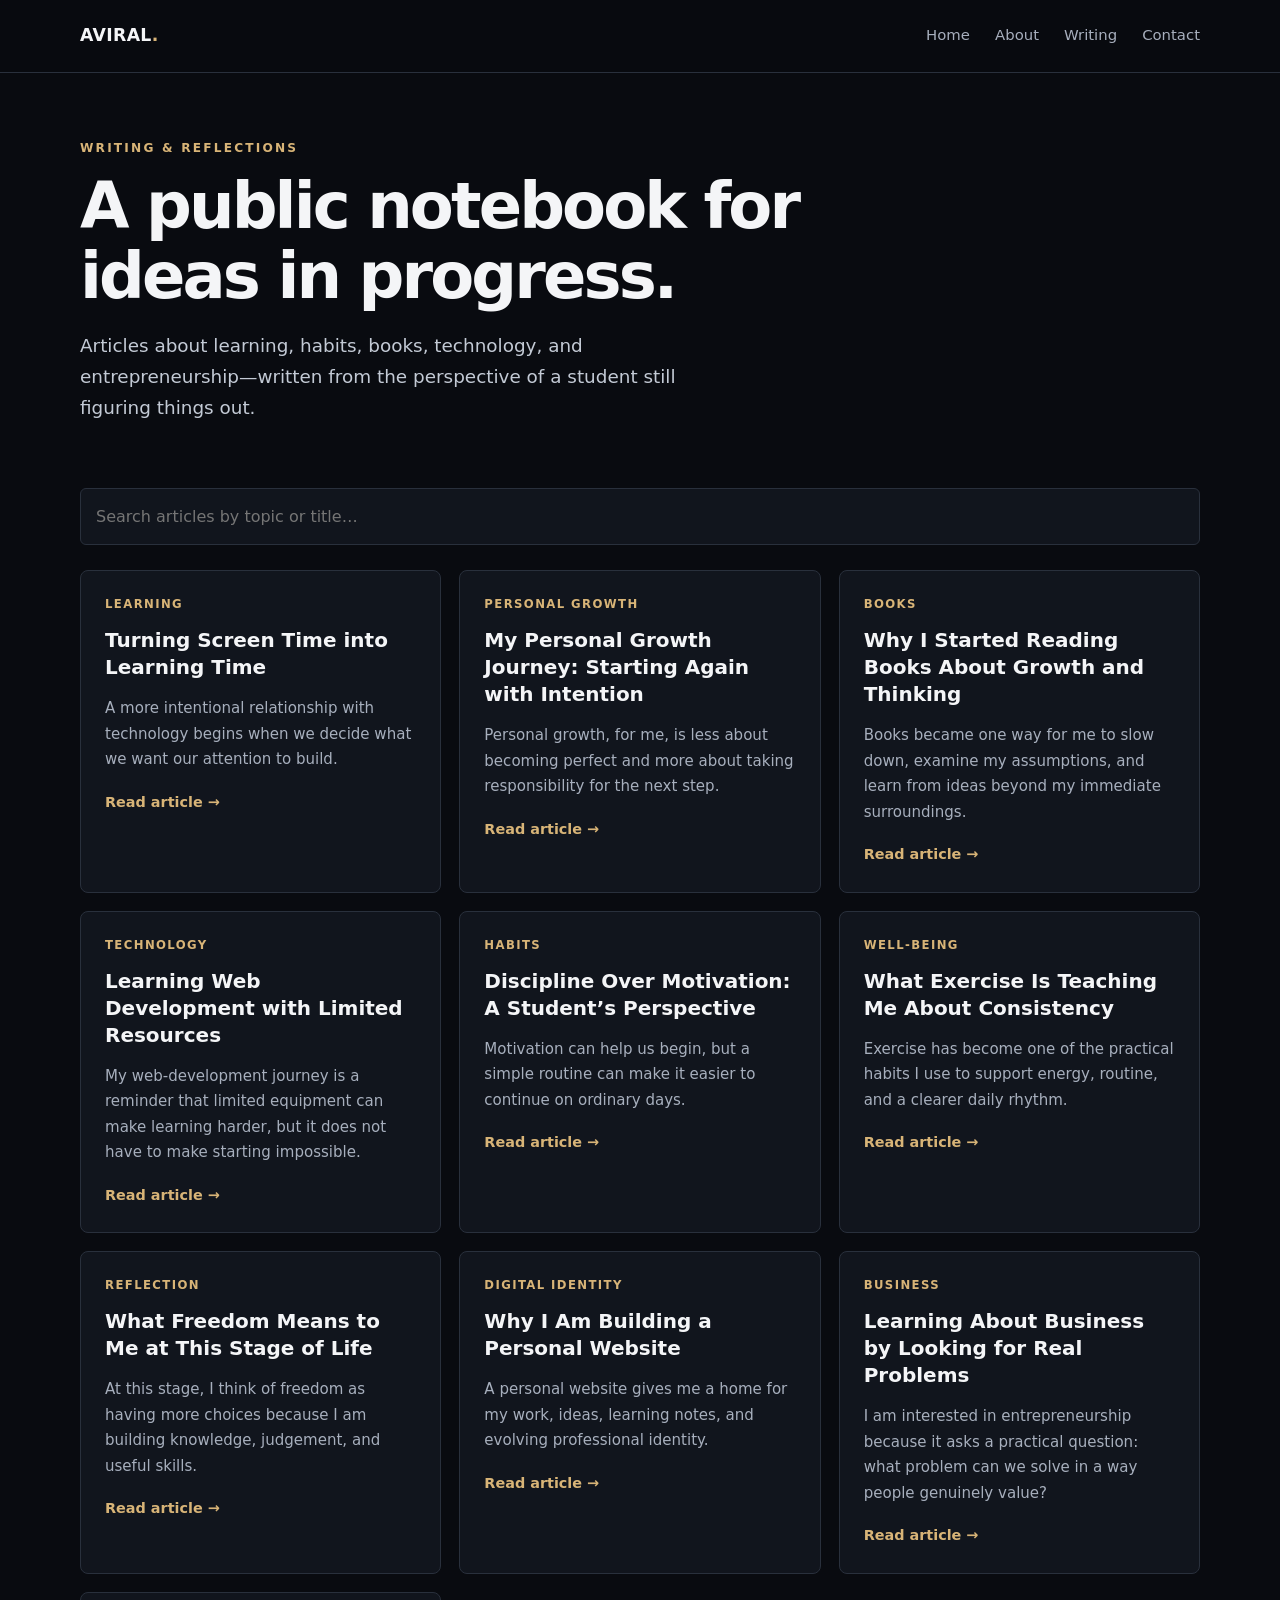
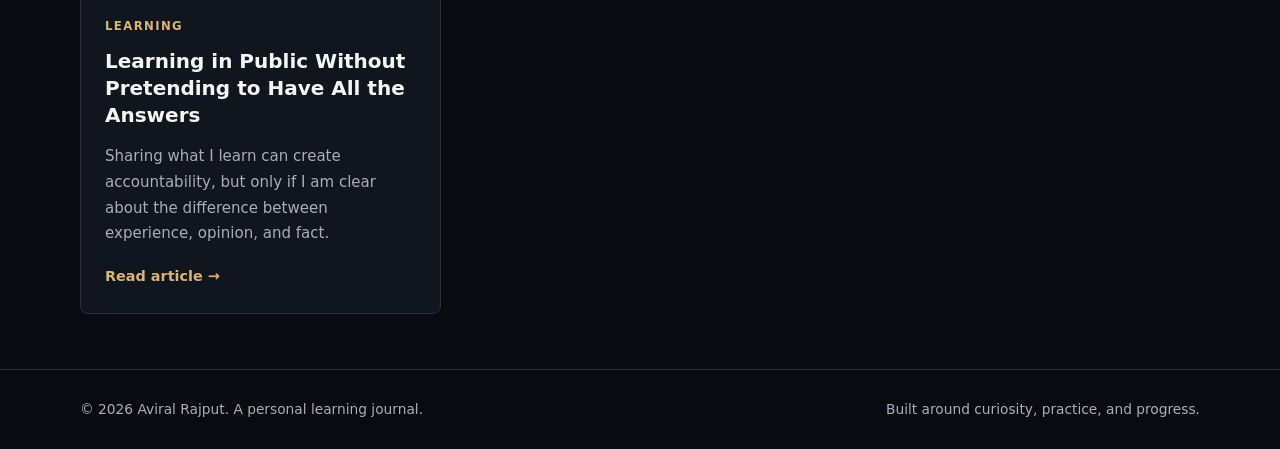
<file: blog.html>
<!doctype html>
<html lang="en"><head><meta charset="utf-8"><meta name="viewport" content="width=device-width,initial-scale=1">
<title>Writing by Aviral Rajput | Personal Growth, Books & Technology</title><meta name="description" content="Read articles by Aviral Rajput about learning, habits, personal growth, books, web development, and entrepreneurship.">
<meta name="theme-color" content="#090b10"><meta property="og:type" content="website"><meta property="og:title" content="Writing by Aviral Rajput | Personal Growth, Books & Technology"><meta property="og:description" content="Read articles by Aviral Rajput about learning, habits, personal growth, books, web development, and entrepreneurship.">
<meta property="og:image" content="assets/aviral-portrait-front.png"><meta name="author" content="Aviral Rajput">
<link rel="stylesheet" href="style.css"></head><body><header class="nav"><div class="wrap navin"><a class="brand" href="index.html">AVIRAL<span>.</span></a><nav class="links" aria-label="Main navigation"><a href="index.html">Home</a><a href="about.html">About</a><a href="blog.html">Writing</a><a href="index.html#contact">Contact</a></nav></div></header><main class="wrap"><header class="pagehead"><div class="eyebrow">Writing & reflections</div><h1>A public notebook for ideas in progress.</h1><p class="lead">Articles about learning, habits, books, technology, and entrepreneurship—written from the perspective of a student still figuring things out.</p></header>
<input class="search" id="articleSearch" type="search" placeholder="Search articles by topic or title…" aria-label="Search articles">
<div class="grid" id="articleGrid"><article class="card" data-search="turning screen time into learning time learning a more intentional relationship with technology begins when we decide what we want our attention to build."><div class="tag">Learning</div><h3><a href="blog/turning-screen-time-into-learning.html">Turning Screen Time into Learning Time</a></h3><p>A more intentional relationship with technology begins when we decide what we want our attention to build.</p><a class="read" href="blog/turning-screen-time-into-learning.html">Read article →</a></article><article class="card" data-search="my personal growth journey: starting again with intention personal growth personal growth, for me, is less about becoming perfect and more about taking responsibility for the next step."><div class="tag">Personal Growth</div><h3><a href="blog/my-personal-growth-journey.html">My Personal Growth Journey: Starting Again with Intention</a></h3><p>Personal growth, for me, is less about becoming perfect and more about taking responsibility for the next step.</p><a class="read" href="blog/my-personal-growth-journey.html">Read article →</a></article><article class="card" data-search="why i started reading books about growth and thinking books books became one way for me to slow down, examine my assumptions, and learn from ideas beyond my immediate surroundings."><div class="tag">Books</div><h3><a href="blog/why-i-started-reading-books.html">Why I Started Reading Books About Growth and Thinking</a></h3><p>Books became one way for me to slow down, examine my assumptions, and learn from ideas beyond my immediate surroundings.</p><a class="read" href="blog/why-i-started-reading-books.html">Read article →</a></article><article class="card" data-search="learning web development with limited resources technology my web-development journey is a reminder that limited equipment can make learning harder, but it does not have to make starting impossible."><div class="tag">Technology</div><h3><a href="blog/learning-web-development-from-a-phone.html">Learning Web Development with Limited Resources</a></h3><p>My web-development journey is a reminder that limited equipment can make learning harder, but it does not have to make starting impossible.</p><a class="read" href="blog/learning-web-development-from-a-phone.html">Read article →</a></article><article class="card" data-search="discipline over motivation: a student’s perspective habits motivation can help us begin, but a simple routine can make it easier to continue on ordinary days."><div class="tag">Habits</div><h3><a href="blog/discipline-over-motivation.html">Discipline Over Motivation: A Student’s Perspective</a></h3><p>Motivation can help us begin, but a simple routine can make it easier to continue on ordinary days.</p><a class="read" href="blog/discipline-over-motivation.html">Read article →</a></article><article class="card" data-search="what exercise is teaching me about consistency well-being exercise has become one of the practical habits i use to support energy, routine, and a clearer daily rhythm."><div class="tag">Well-being</div><h3><a href="blog/exercise-and-mental-clarity.html">What Exercise Is Teaching Me About Consistency</a></h3><p>Exercise has become one of the practical habits I use to support energy, routine, and a clearer daily rhythm.</p><a class="read" href="blog/exercise-and-mental-clarity.html">Read article →</a></article><article class="card" data-search="what freedom means to me at this stage of life reflection at this stage, i think of freedom as having more choices because i am building knowledge, judgement, and useful skills."><div class="tag">Reflection</div><h3><a href="blog/what-freedom-means-to-me.html">What Freedom Means to Me at This Stage of Life</a></h3><p>At this stage, I think of freedom as having more choices because I am building knowledge, judgement, and useful skills.</p><a class="read" href="blog/what-freedom-means-to-me.html">Read article →</a></article><article class="card" data-search="why i am building a personal website digital identity a personal website gives me a home for my work, ideas, learning notes, and evolving professional identity."><div class="tag">Digital Identity</div><h3><a href="blog/why-i-am-building-a-personal-website.html">Why I Am Building a Personal Website</a></h3><p>A personal website gives me a home for my work, ideas, learning notes, and evolving professional identity.</p><a class="read" href="blog/why-i-am-building-a-personal-website.html">Read article →</a></article><article class="card" data-search="learning about business by looking for real problems business i am interested in entrepreneurship because it asks a practical question: what problem can we solve in a way people genuinely value?"><div class="tag">Business</div><h3><a href="blog/learning-about-business-and-value.html">Learning About Business by Looking for Real Problems</a></h3><p>I am interested in entrepreneurship because it asks a practical question: what problem can we solve in a way people genuinely value?</p><a class="read" href="blog/learning-about-business-and-value.html">Read article →</a></article><article class="card" data-search="learning in public without pretending to have all the answers learning sharing what i learn can create accountability, but only if i am clear about the difference between experience, opinion, and fact."><div class="tag">Learning</div><h3><a href="blog/learning-in-public-with-honesty.html">Learning in Public Without Pretending to Have All the Answers</a></h3><p>Sharing what I learn can create accountability, but only if I am clear about the difference between experience, opinion, and fact.</p><a class="read" href="blog/learning-in-public-with-honesty.html">Read article →</a></article></div><p id="noResults" class="muted" hidden>No articles match that search. Try another word.</p></main>
<script>const search=document.getElementById('articleSearch');const cards=[...document.querySelectorAll('[data-search]')];search.addEventListener('input',()=>{const q=search.value.trim().toLowerCase();let count=0;cards.forEach(card=>{const show=card.dataset.search.includes(q);card.hidden=!show;if(show)count++;});document.getElementById('noResults').hidden=count>0;});</script><footer class="footer"><div class="wrap footerin"><span>© 2026 Aviral Rajput. A personal learning journal.</span><span>Built around curiosity, practice, and progress.</span></div></footer></body></html>
</file>
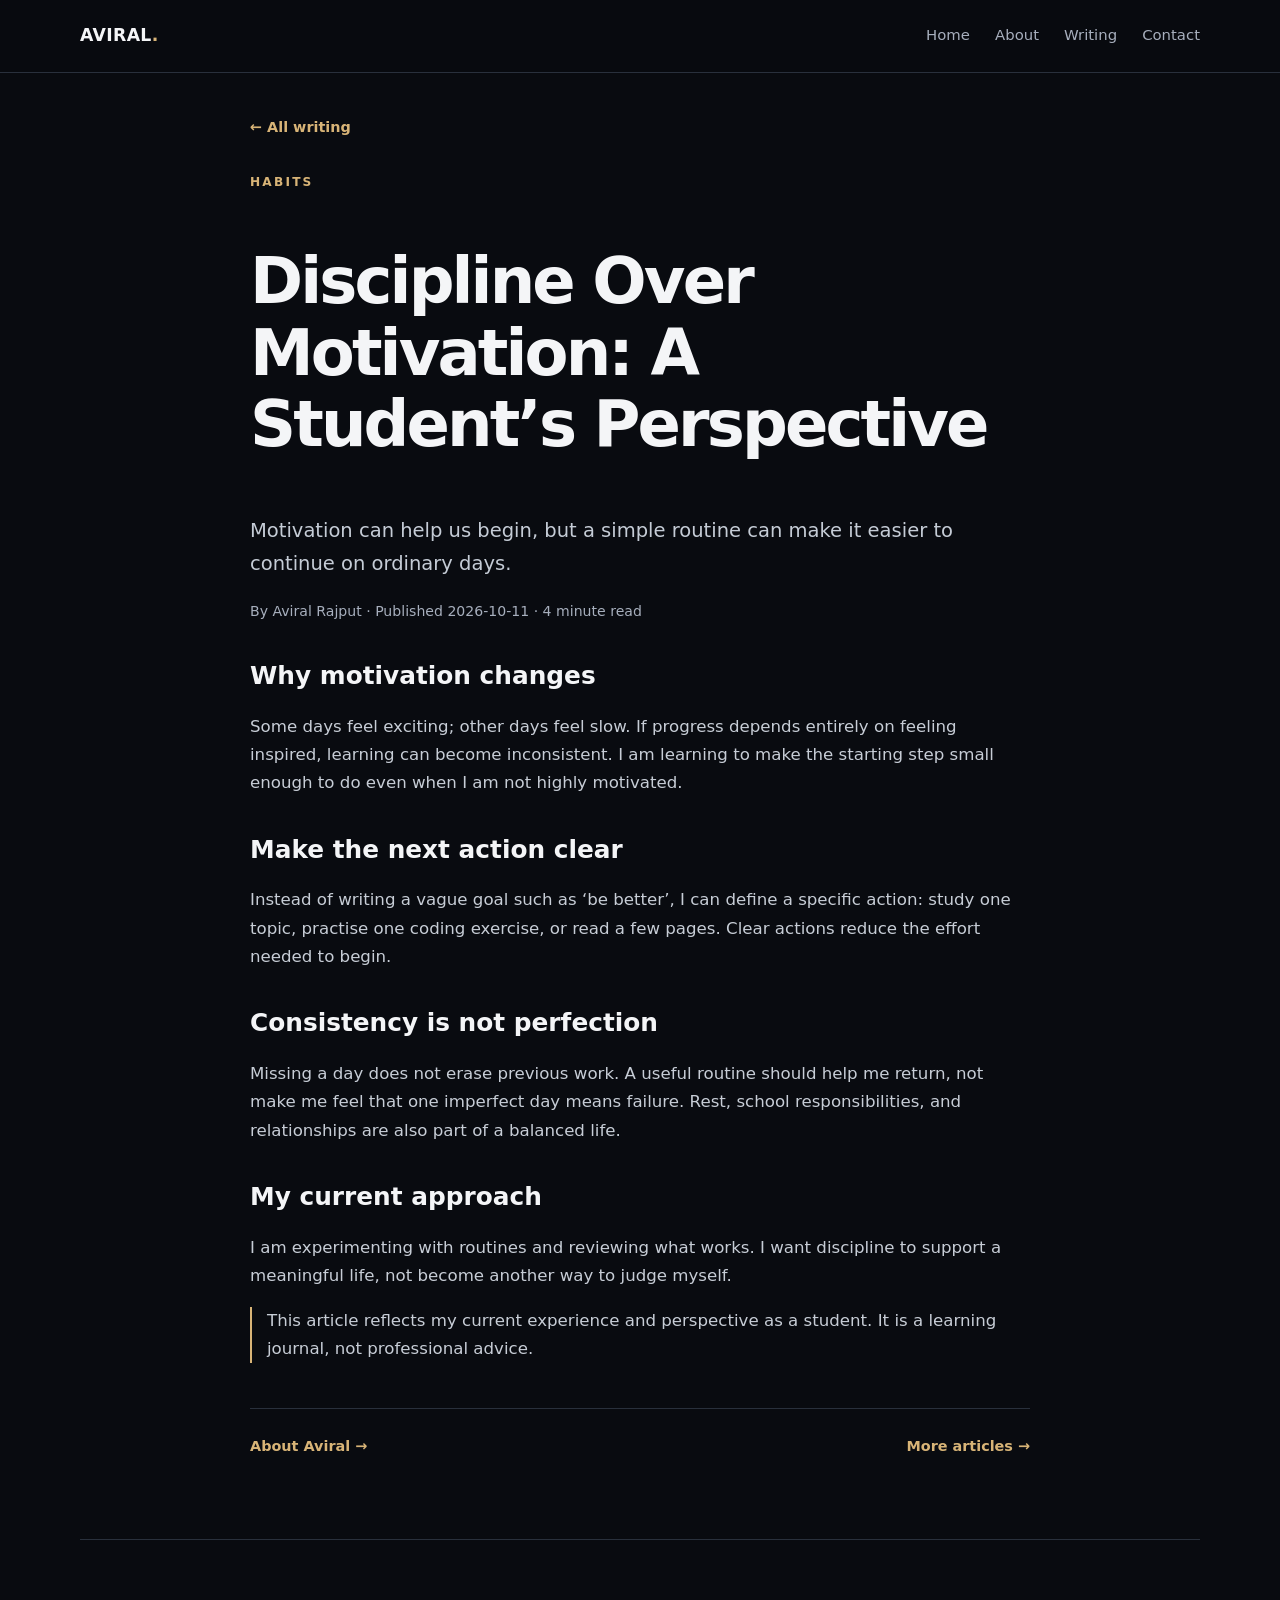
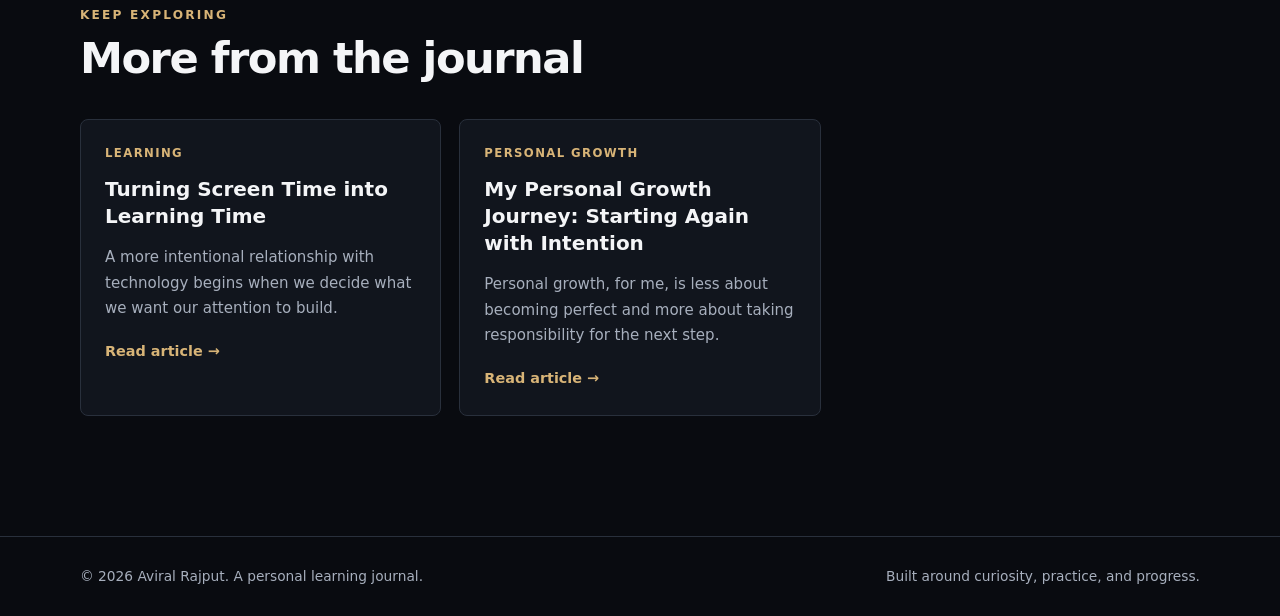
<file: discipline-over-motivation.html>
<!doctype html>
<html lang="en"><head><meta charset="utf-8"><meta name="viewport" content="width=device-width,initial-scale=1">
<title>Discipline Over Motivation: A Student’s Perspective | Aviral Rajput</title><meta name="description" content="Motivation can help us begin, but a simple routine can make it easier to continue on ordinary days.">
<meta name="theme-color" content="#090b10"><meta property="og:type" content="website"><meta property="og:title" content="Discipline Over Motivation: A Student’s Perspective | Aviral Rajput"><meta property="og:description" content="Motivation can help us begin, but a simple routine can make it easier to continue on ordinary days.">
<meta property="og:image" content="assets/aviral-portrait-front.png"><meta name="author" content="Aviral Rajput">
<link rel="stylesheet" href="../style.css"></head><body><header class="nav"><div class="wrap navin"><a class="brand" href="../index.html">AVIRAL<span>.</span></a><nav class="links" aria-label="Main navigation"><a href="../index.html">Home</a><a href="../about.html">About</a><a href="../blog.html">Writing</a><a href="../index.html#contact">Contact</a></nav></div></header><main class="wrap"><article class="article"><a class="read" href="../blog.html">← All writing</a><div class="eyebrow" style="margin-top:32px">Habits</div><h1>Discipline Over Motivation: A Student’s Perspective</h1><p class="intro">Motivation can help us begin, but a simple routine can make it easier to continue on ordinary days.</p><div class="article-meta">By Aviral Rajput · Published 2026-10-11 · 4 minute read</div><h2>Why motivation changes</h2><p>Some days feel exciting; other days feel slow. If progress depends entirely on feeling inspired, learning can become inconsistent. I am learning to make the starting step small enough to do even when I am not highly motivated.</p><h2>Make the next action clear</h2><p>Instead of writing a vague goal such as ‘be better’, I can define a specific action: study one topic, practise one coding exercise, or read a few pages. Clear actions reduce the effort needed to begin.</p><h2>Consistency is not perfection</h2><p>Missing a day does not erase previous work. A useful routine should help me return, not make me feel that one imperfect day means failure. Rest, school responsibilities, and relationships are also part of a balanced life.</p><h2>My current approach</h2><p>I am experimenting with routines and reviewing what works. I want discipline to support a meaningful life, not become another way to judge myself.</p>
<p class="notice">This article reflects my current experience and perspective as a student. It is a learning journal, not professional advice.</p><div class="article-nav"><a class="read" href="../about.html">About Aviral →</a><a class="read" href="../blog.html">More articles →</a></div></article>
<section class="section" style="border-top:1px solid var(--line)"><div class="section-head"><div><div class="eyebrow">Keep exploring</div><h2>More from the journal</h2></div></div><div class="grid"><article class="card"><div class="tag">Learning</div><h3><a href="turning-screen-time-into-learning.html">Turning Screen Time into Learning Time</a></h3><p>A more intentional relationship with technology begins when we decide what we want our attention to build.</p><a class="read" href="turning-screen-time-into-learning.html">Read article →</a></article><article class="card"><div class="tag">Personal Growth</div><h3><a href="my-personal-growth-journey.html">My Personal Growth Journey: Starting Again with Intention</a></h3><p>Personal growth, for me, is less about becoming perfect and more about taking responsibility for the next step.</p><a class="read" href="my-personal-growth-journey.html">Read article →</a></article></div></section></main><footer class="footer"><div class="wrap footerin"><span>© 2026 Aviral Rajput. A personal learning journal.</span><span>Built around curiosity, practice, and progress.</span></div></footer></body></html>
</file>
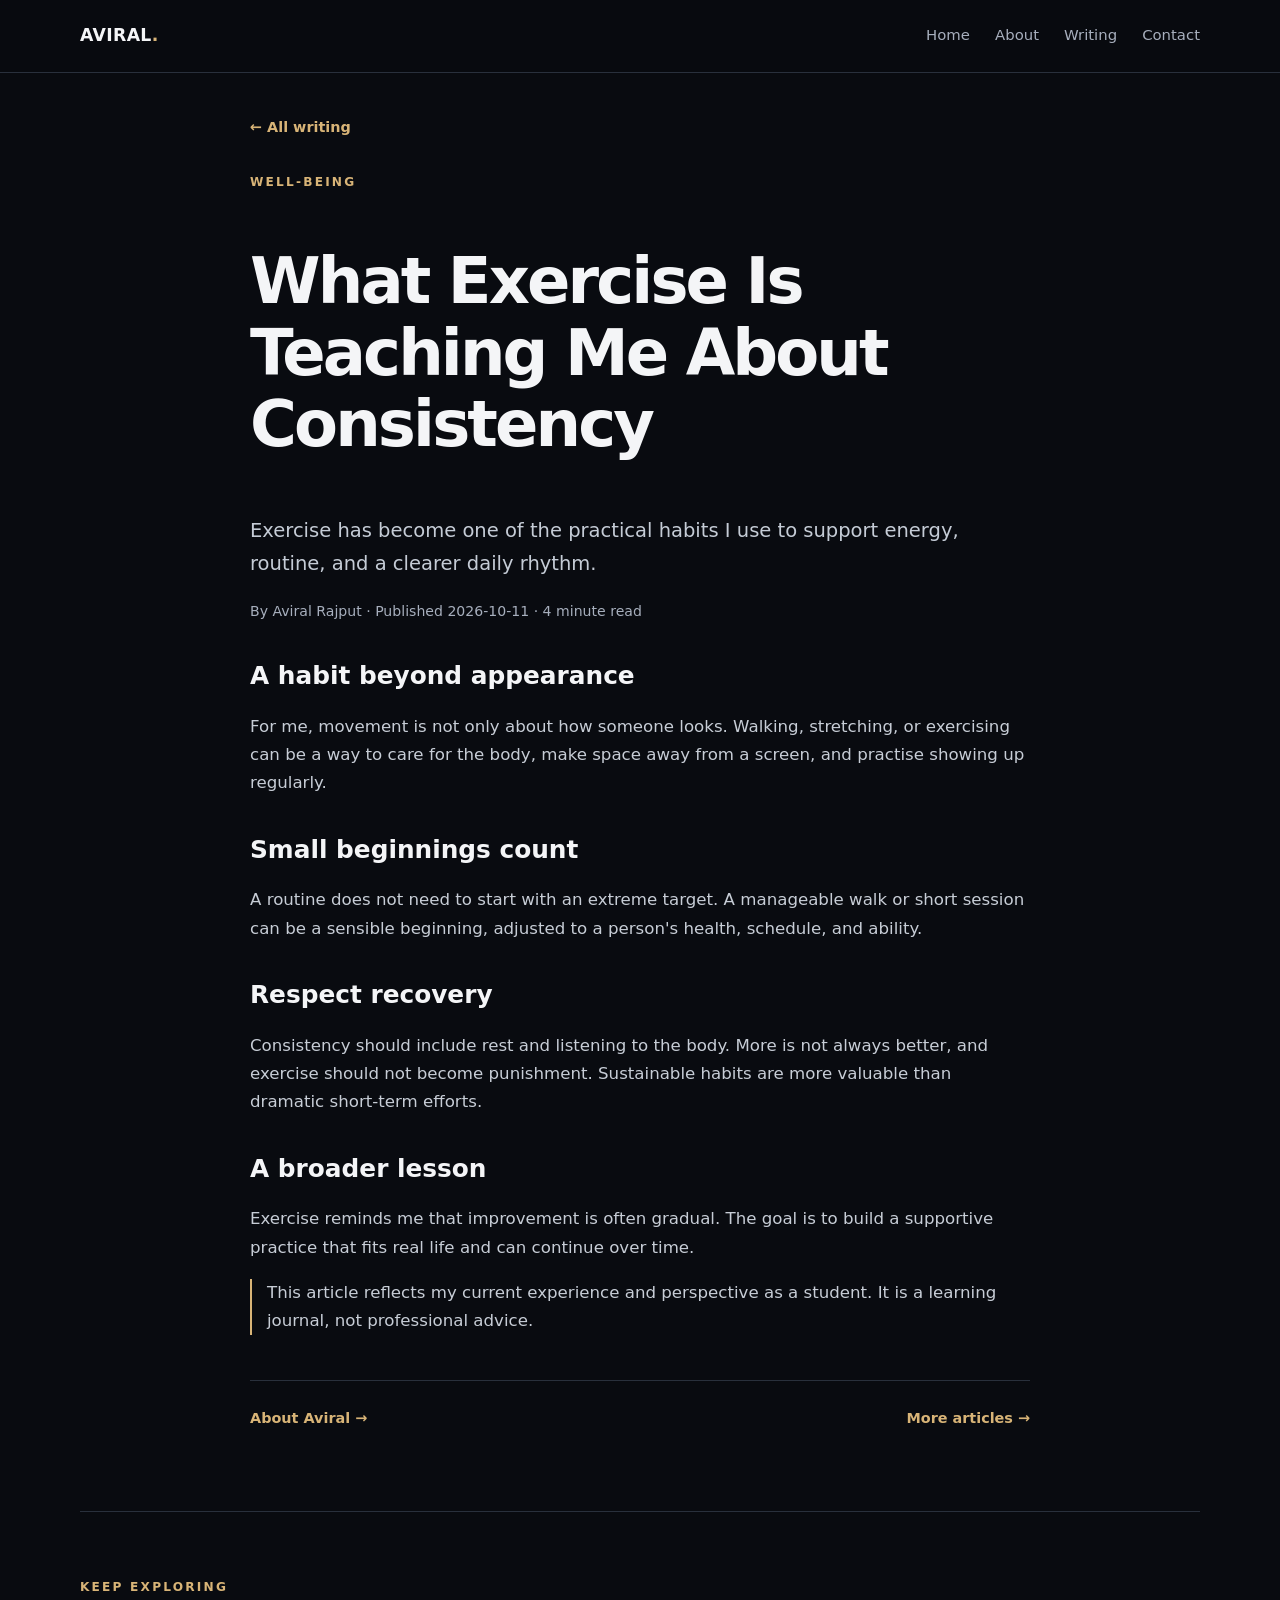
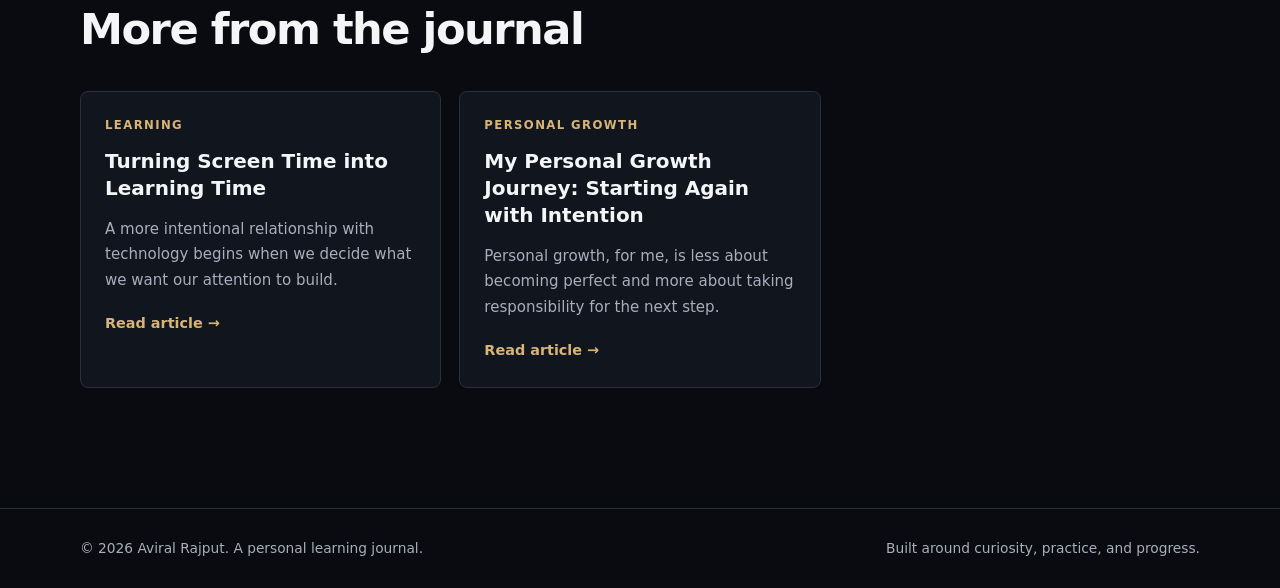
<file: exercise-and-mental-clarity.html>
<!doctype html>
<html lang="en"><head><meta charset="utf-8"><meta name="viewport" content="width=device-width,initial-scale=1">
<title>What Exercise Is Teaching Me About Consistency | Aviral Rajput</title><meta name="description" content="Exercise has become one of the practical habits I use to support energy, routine, and a clearer daily rhythm.">
<meta name="theme-color" content="#090b10"><meta property="og:type" content="website"><meta property="og:title" content="What Exercise Is Teaching Me About Consistency | Aviral Rajput"><meta property="og:description" content="Exercise has become one of the practical habits I use to support energy, routine, and a clearer daily rhythm.">
<meta property="og:image" content="assets/aviral-portrait-front.png"><meta name="author" content="Aviral Rajput">
<link rel="stylesheet" href="../style.css"></head><body><header class="nav"><div class="wrap navin"><a class="brand" href="../index.html">AVIRAL<span>.</span></a><nav class="links" aria-label="Main navigation"><a href="../index.html">Home</a><a href="../about.html">About</a><a href="../blog.html">Writing</a><a href="../index.html#contact">Contact</a></nav></div></header><main class="wrap"><article class="article"><a class="read" href="../blog.html">← All writing</a><div class="eyebrow" style="margin-top:32px">Well-being</div><h1>What Exercise Is Teaching Me About Consistency</h1><p class="intro">Exercise has become one of the practical habits I use to support energy, routine, and a clearer daily rhythm.</p><div class="article-meta">By Aviral Rajput · Published 2026-10-11 · 4 minute read</div><h2>A habit beyond appearance</h2><p>For me, movement is not only about how someone looks. Walking, stretching, or exercising can be a way to care for the body, make space away from a screen, and practise showing up regularly.</p><h2>Small beginnings count</h2><p>A routine does not need to start with an extreme target. A manageable walk or short session can be a sensible beginning, adjusted to a person's health, schedule, and ability.</p><h2>Respect recovery</h2><p>Consistency should include rest and listening to the body. More is not always better, and exercise should not become punishment. Sustainable habits are more valuable than dramatic short-term efforts.</p><h2>A broader lesson</h2><p>Exercise reminds me that improvement is often gradual. The goal is to build a supportive practice that fits real life and can continue over time.</p>
<p class="notice">This article reflects my current experience and perspective as a student. It is a learning journal, not professional advice.</p><div class="article-nav"><a class="read" href="../about.html">About Aviral →</a><a class="read" href="../blog.html">More articles →</a></div></article>
<section class="section" style="border-top:1px solid var(--line)"><div class="section-head"><div><div class="eyebrow">Keep exploring</div><h2>More from the journal</h2></div></div><div class="grid"><article class="card"><div class="tag">Learning</div><h3><a href="turning-screen-time-into-learning.html">Turning Screen Time into Learning Time</a></h3><p>A more intentional relationship with technology begins when we decide what we want our attention to build.</p><a class="read" href="turning-screen-time-into-learning.html">Read article →</a></article><article class="card"><div class="tag">Personal Growth</div><h3><a href="my-personal-growth-journey.html">My Personal Growth Journey: Starting Again with Intention</a></h3><p>Personal growth, for me, is less about becoming perfect and more about taking responsibility for the next step.</p><a class="read" href="my-personal-growth-journey.html">Read article →</a></article></div></section></main><footer class="footer"><div class="wrap footerin"><span>© 2026 Aviral Rajput. A personal learning journal.</span><span>Built around curiosity, practice, and progress.</span></div></footer></body></html>
</file>
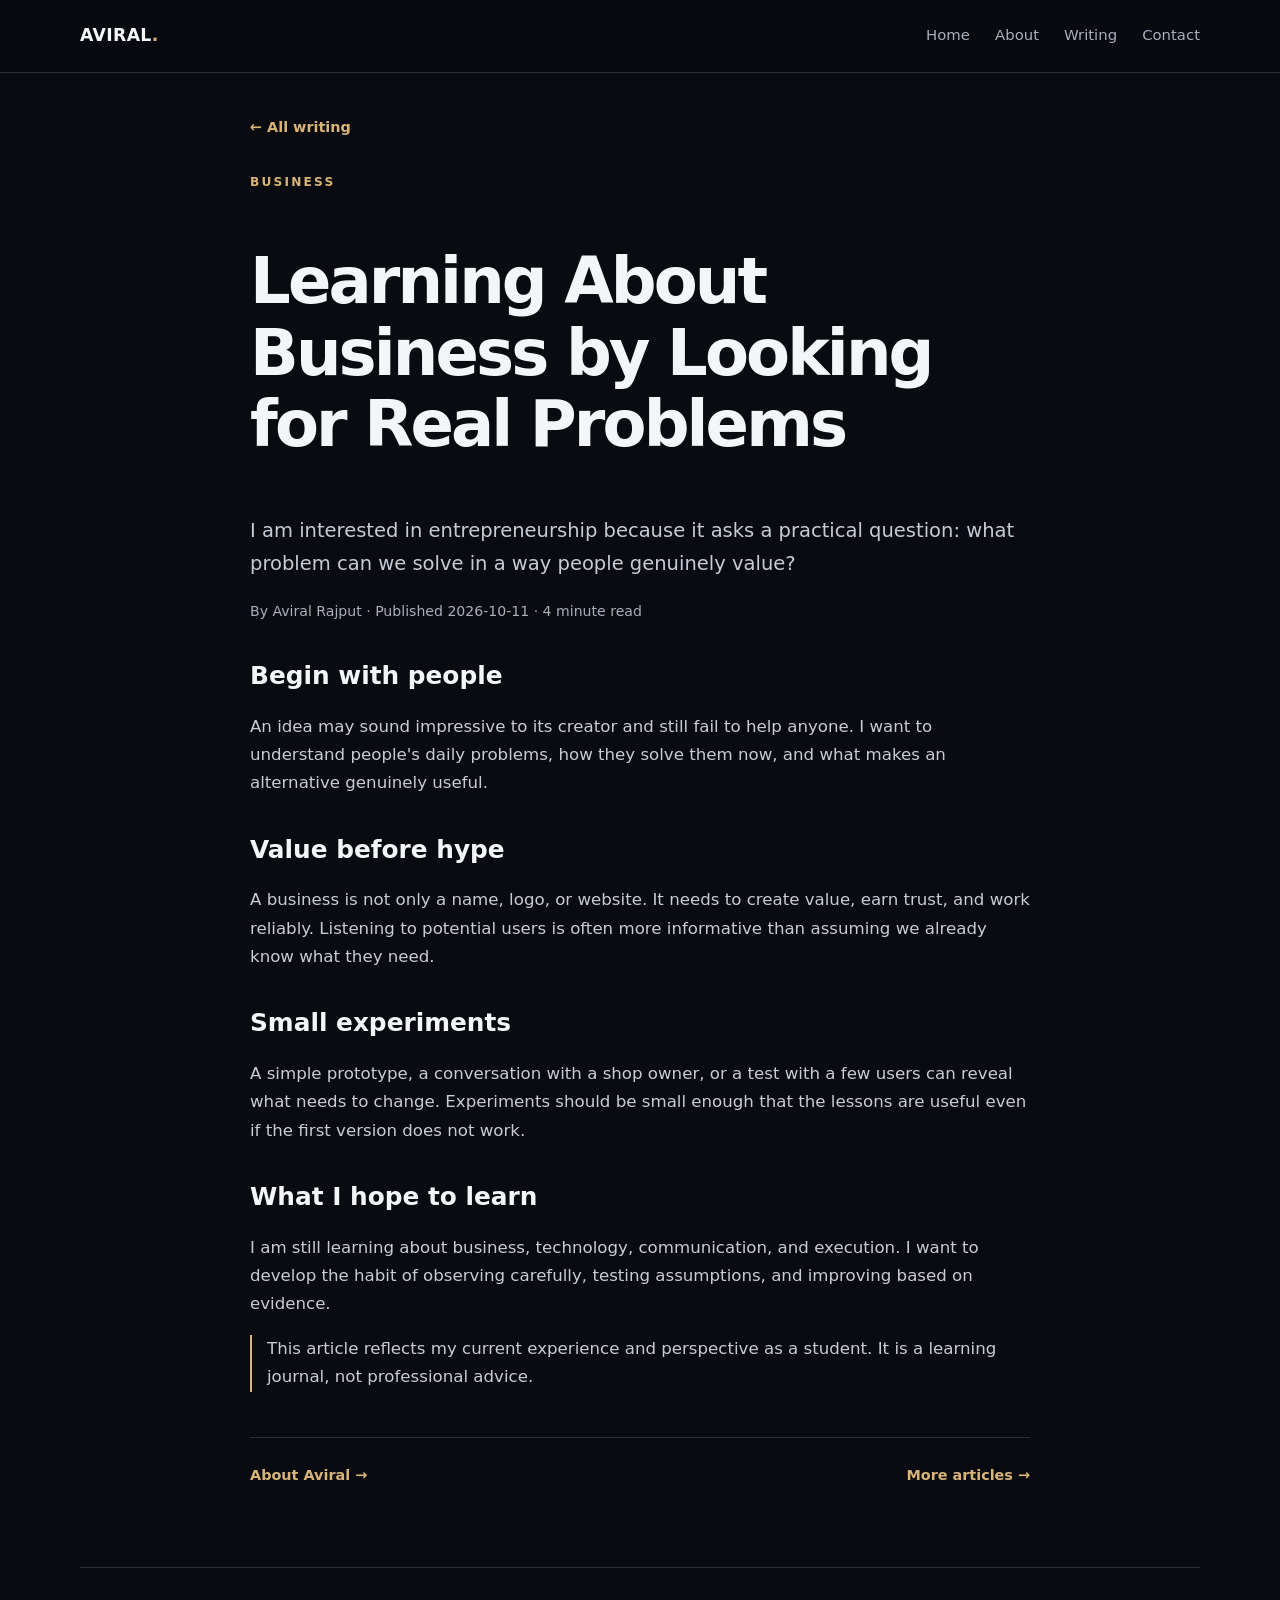
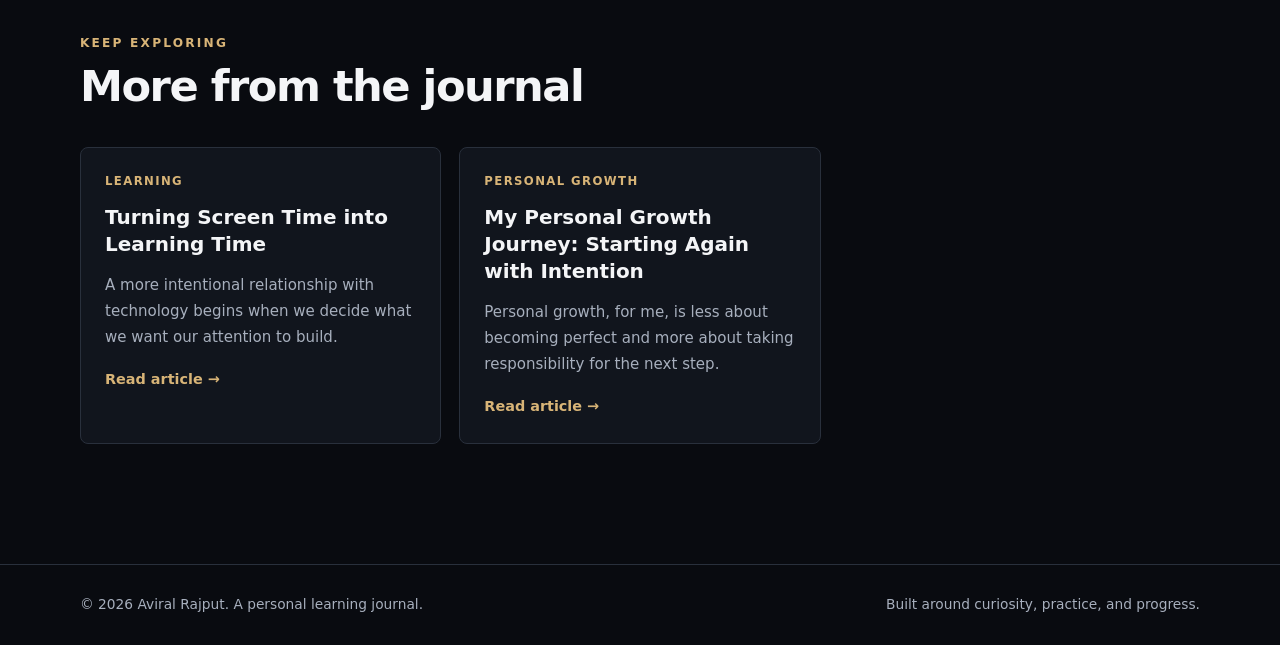
<file: learning-about-business-and-value.html>
<!doctype html>
<html lang="en"><head><meta charset="utf-8"><meta name="viewport" content="width=device-width,initial-scale=1">
<title>Learning About Business by Looking for Real Problems | Aviral Rajput</title><meta name="description" content="I am interested in entrepreneurship because it asks a practical question: what problem can we solve in a way people genuinely value?">
<meta name="theme-color" content="#090b10"><meta property="og:type" content="website"><meta property="og:title" content="Learning About Business by Looking for Real Problems | Aviral Rajput"><meta property="og:description" content="I am interested in entrepreneurship because it asks a practical question: what problem can we solve in a way people genuinely value?">
<meta property="og:image" content="assets/aviral-portrait-front.png"><meta name="author" content="Aviral Rajput">
<link rel="stylesheet" href="../style.css"></head><body><header class="nav"><div class="wrap navin"><a class="brand" href="../index.html">AVIRAL<span>.</span></a><nav class="links" aria-label="Main navigation"><a href="../index.html">Home</a><a href="../about.html">About</a><a href="../blog.html">Writing</a><a href="../index.html#contact">Contact</a></nav></div></header><main class="wrap"><article class="article"><a class="read" href="../blog.html">← All writing</a><div class="eyebrow" style="margin-top:32px">Business</div><h1>Learning About Business by Looking for Real Problems</h1><p class="intro">I am interested in entrepreneurship because it asks a practical question: what problem can we solve in a way people genuinely value?</p><div class="article-meta">By Aviral Rajput · Published 2026-10-11 · 4 minute read</div><h2>Begin with people</h2><p>An idea may sound impressive to its creator and still fail to help anyone. I want to understand people's daily problems, how they solve them now, and what makes an alternative genuinely useful.</p><h2>Value before hype</h2><p>A business is not only a name, logo, or website. It needs to create value, earn trust, and work reliably. Listening to potential users is often more informative than assuming we already know what they need.</p><h2>Small experiments</h2><p>A simple prototype, a conversation with a shop owner, or a test with a few users can reveal what needs to change. Experiments should be small enough that the lessons are useful even if the first version does not work.</p><h2>What I hope to learn</h2><p>I am still learning about business, technology, communication, and execution. I want to develop the habit of observing carefully, testing assumptions, and improving based on evidence.</p>
<p class="notice">This article reflects my current experience and perspective as a student. It is a learning journal, not professional advice.</p><div class="article-nav"><a class="read" href="../about.html">About Aviral →</a><a class="read" href="../blog.html">More articles →</a></div></article>
<section class="section" style="border-top:1px solid var(--line)"><div class="section-head"><div><div class="eyebrow">Keep exploring</div><h2>More from the journal</h2></div></div><div class="grid"><article class="card"><div class="tag">Learning</div><h3><a href="turning-screen-time-into-learning.html">Turning Screen Time into Learning Time</a></h3><p>A more intentional relationship with technology begins when we decide what we want our attention to build.</p><a class="read" href="turning-screen-time-into-learning.html">Read article →</a></article><article class="card"><div class="tag">Personal Growth</div><h3><a href="my-personal-growth-journey.html">My Personal Growth Journey: Starting Again with Intention</a></h3><p>Personal growth, for me, is less about becoming perfect and more about taking responsibility for the next step.</p><a class="read" href="my-personal-growth-journey.html">Read article →</a></article></div></section></main><footer class="footer"><div class="wrap footerin"><span>© 2026 Aviral Rajput. A personal learning journal.</span><span>Built around curiosity, practice, and progress.</span></div></footer></body></html>
</file>
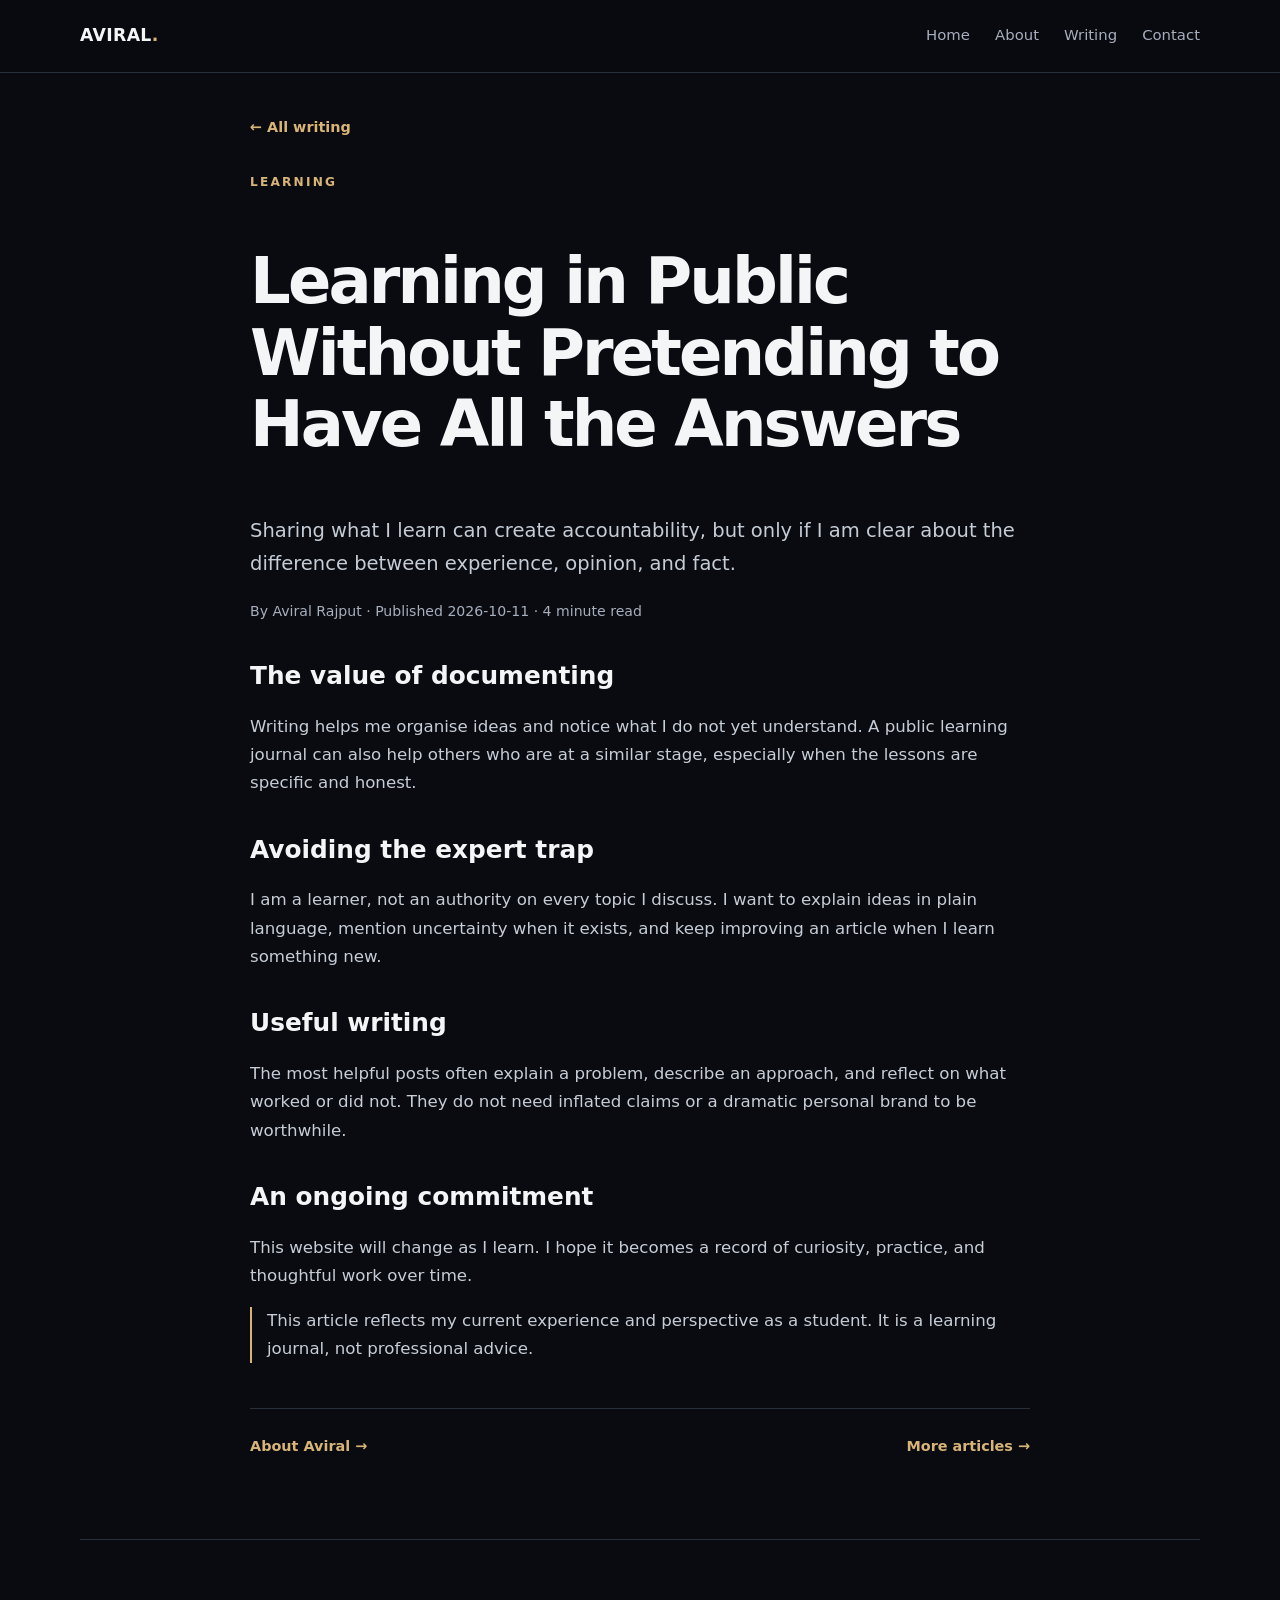
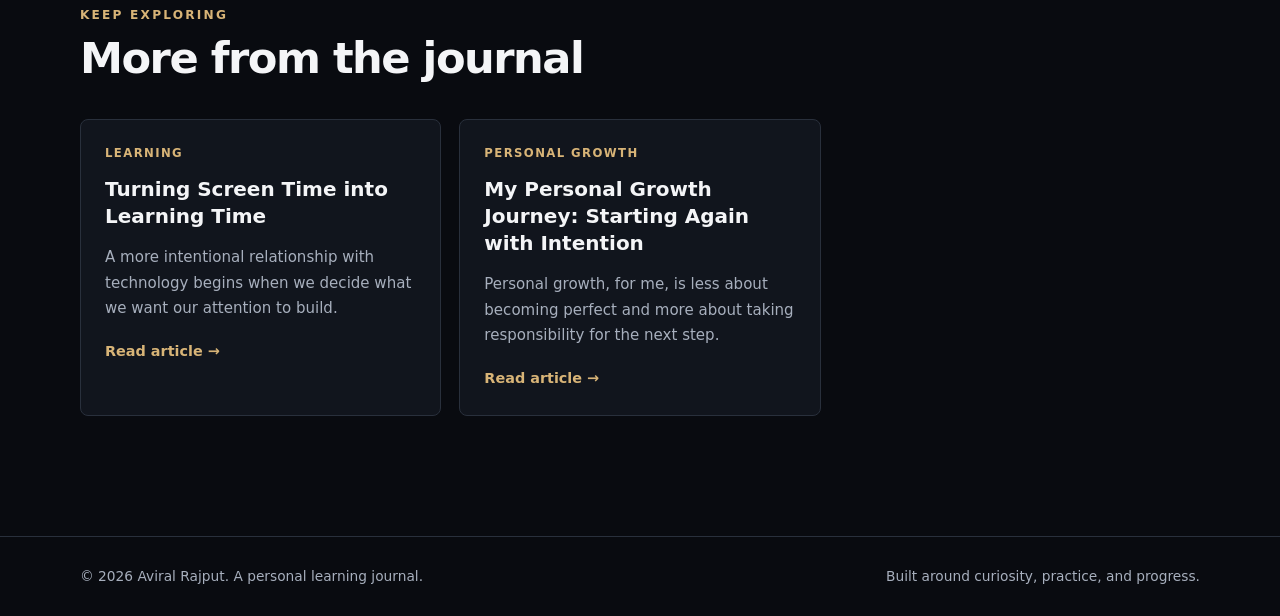
<file: learning-in-public-with-honesty.html>
<!doctype html>
<html lang="en"><head><meta charset="utf-8"><meta name="viewport" content="width=device-width,initial-scale=1">
<title>Learning in Public Without Pretending to Have All the Answers | Aviral Rajput</title><meta name="description" content="Sharing what I learn can create accountability, but only if I am clear about the difference between experience, opinion, and fact.">
<meta name="theme-color" content="#090b10"><meta property="og:type" content="website"><meta property="og:title" content="Learning in Public Without Pretending to Have All the Answers | Aviral Rajput"><meta property="og:description" content="Sharing what I learn can create accountability, but only if I am clear about the difference between experience, opinion, and fact.">
<meta property="og:image" content="assets/aviral-portrait-front.png"><meta name="author" content="Aviral Rajput">
<link rel="stylesheet" href="../style.css"></head><body><header class="nav"><div class="wrap navin"><a class="brand" href="../index.html">AVIRAL<span>.</span></a><nav class="links" aria-label="Main navigation"><a href="../index.html">Home</a><a href="../about.html">About</a><a href="../blog.html">Writing</a><a href="../index.html#contact">Contact</a></nav></div></header><main class="wrap"><article class="article"><a class="read" href="../blog.html">← All writing</a><div class="eyebrow" style="margin-top:32px">Learning</div><h1>Learning in Public Without Pretending to Have All the Answers</h1><p class="intro">Sharing what I learn can create accountability, but only if I am clear about the difference between experience, opinion, and fact.</p><div class="article-meta">By Aviral Rajput · Published 2026-10-11 · 4 minute read</div><h2>The value of documenting</h2><p>Writing helps me organise ideas and notice what I do not yet understand. A public learning journal can also help others who are at a similar stage, especially when the lessons are specific and honest.</p><h2>Avoiding the expert trap</h2><p>I am a learner, not an authority on every topic I discuss. I want to explain ideas in plain language, mention uncertainty when it exists, and keep improving an article when I learn something new.</p><h2>Useful writing</h2><p>The most helpful posts often explain a problem, describe an approach, and reflect on what worked or did not. They do not need inflated claims or a dramatic personal brand to be worthwhile.</p><h2>An ongoing commitment</h2><p>This website will change as I learn. I hope it becomes a record of curiosity, practice, and thoughtful work over time.</p>
<p class="notice">This article reflects my current experience and perspective as a student. It is a learning journal, not professional advice.</p><div class="article-nav"><a class="read" href="../about.html">About Aviral →</a><a class="read" href="../blog.html">More articles →</a></div></article>
<section class="section" style="border-top:1px solid var(--line)"><div class="section-head"><div><div class="eyebrow">Keep exploring</div><h2>More from the journal</h2></div></div><div class="grid"><article class="card"><div class="tag">Learning</div><h3><a href="turning-screen-time-into-learning.html">Turning Screen Time into Learning Time</a></h3><p>A more intentional relationship with technology begins when we decide what we want our attention to build.</p><a class="read" href="turning-screen-time-into-learning.html">Read article →</a></article><article class="card"><div class="tag">Personal Growth</div><h3><a href="my-personal-growth-journey.html">My Personal Growth Journey: Starting Again with Intention</a></h3><p>Personal growth, for me, is less about becoming perfect and more about taking responsibility for the next step.</p><a class="read" href="my-personal-growth-journey.html">Read article →</a></article></div></section></main><footer class="footer"><div class="wrap footerin"><span>© 2026 Aviral Rajput. A personal learning journal.</span><span>Built around curiosity, practice, and progress.</span></div></footer></body></html>
</file>
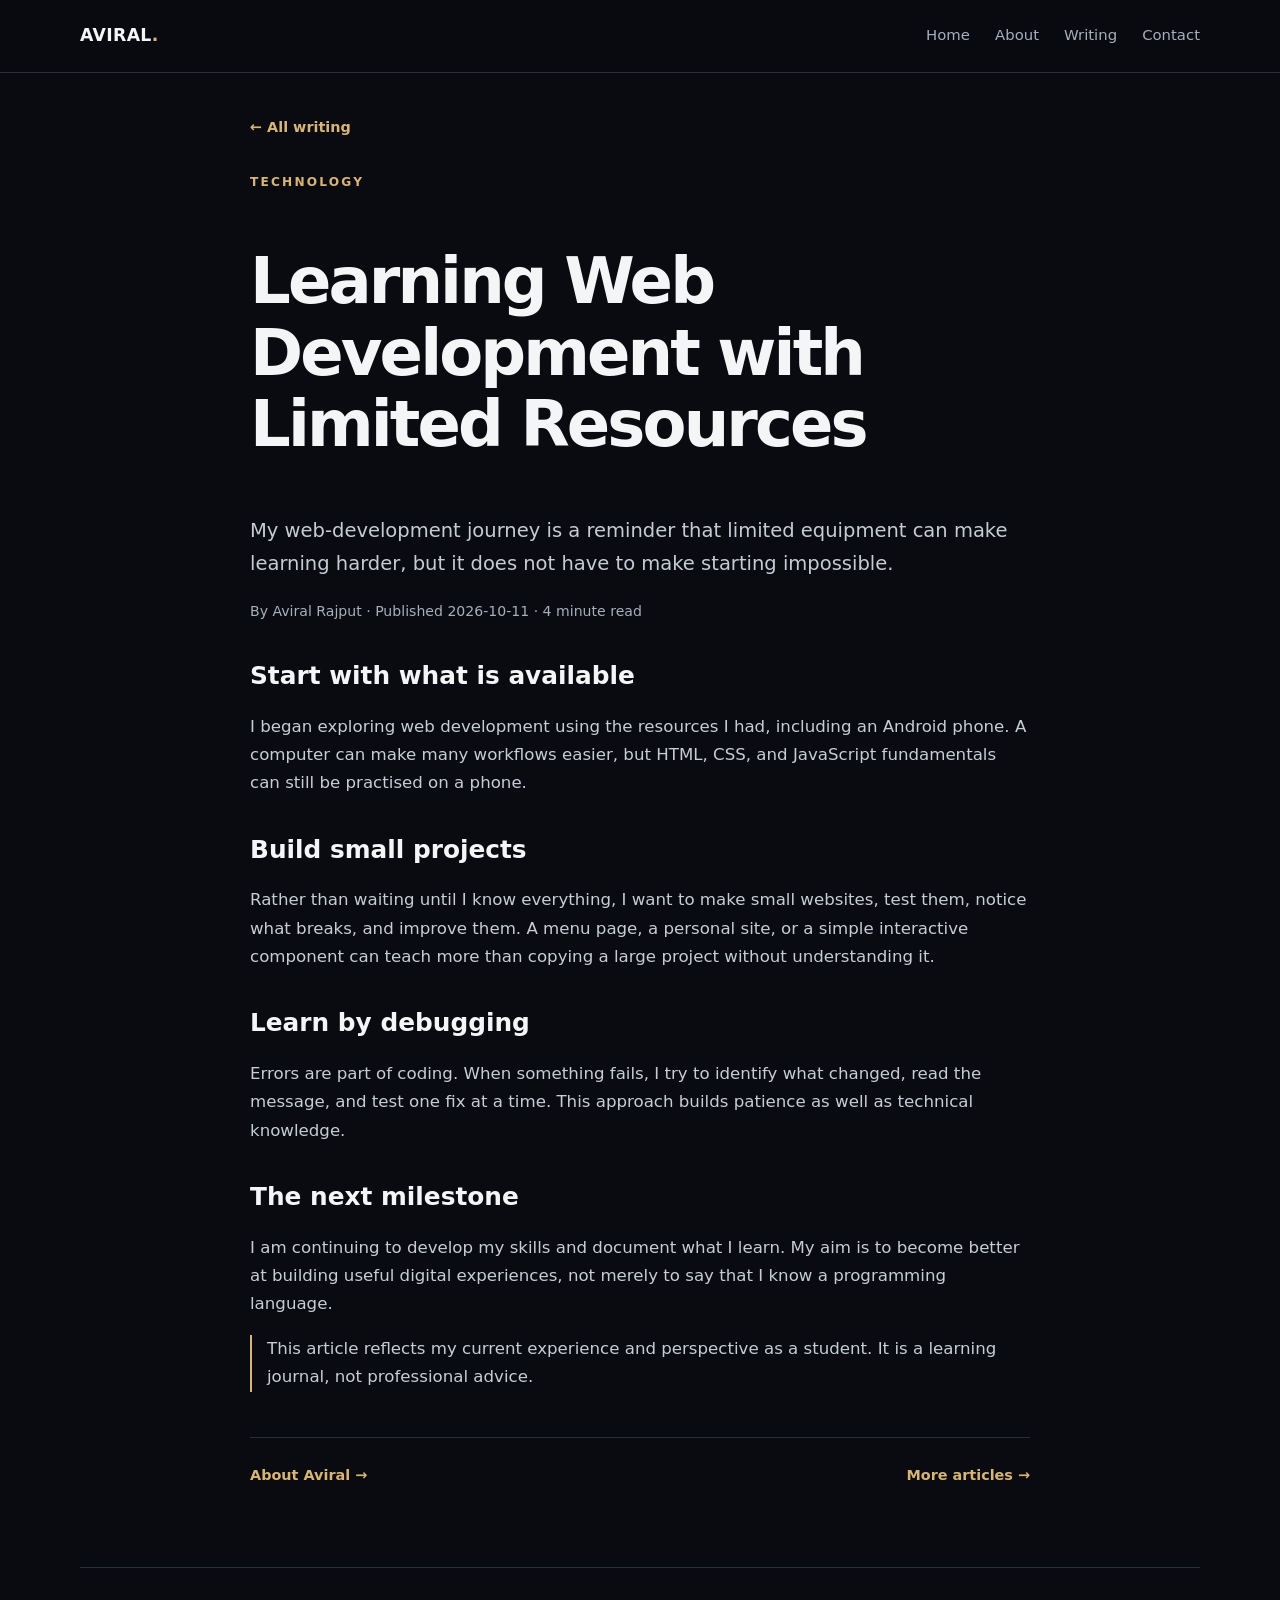
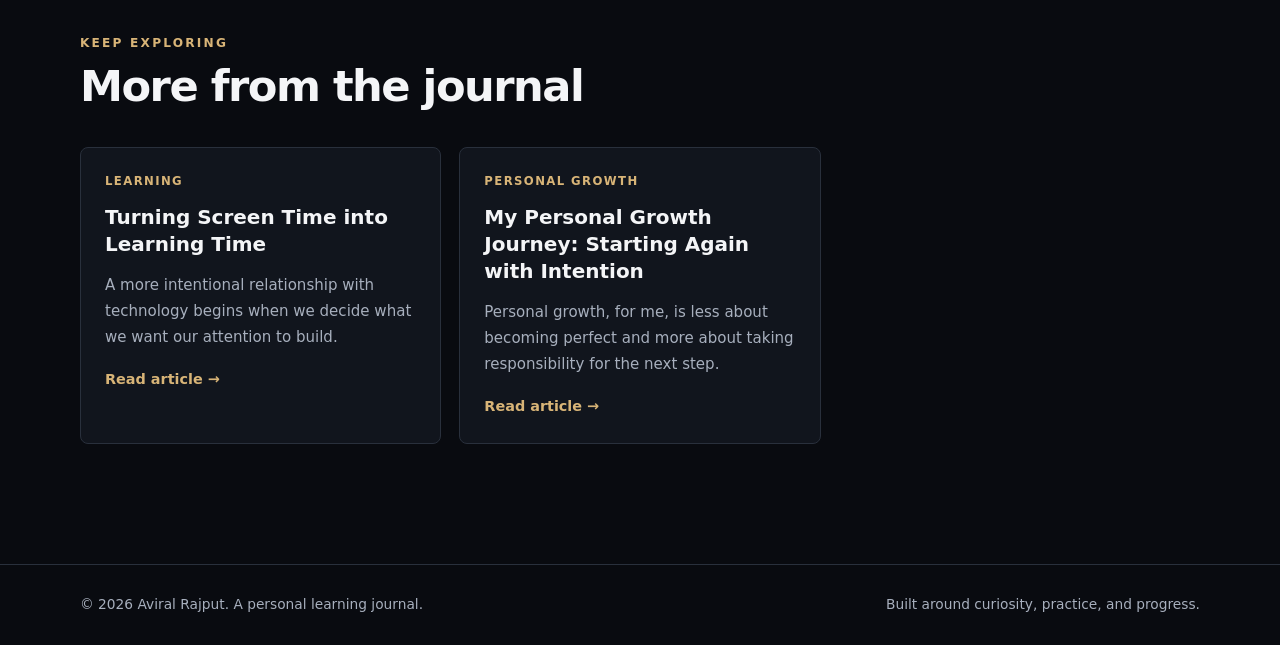
<file: learning-web-development-from-a-phone.html>
<!doctype html>
<html lang="en"><head><meta charset="utf-8"><meta name="viewport" content="width=device-width,initial-scale=1">
<title>Learning Web Development with Limited Resources | Aviral Rajput</title><meta name="description" content="My web-development journey is a reminder that limited equipment can make learning harder, but it does not have to make starting impossible.">
<meta name="theme-color" content="#090b10"><meta property="og:type" content="website"><meta property="og:title" content="Learning Web Development with Limited Resources | Aviral Rajput"><meta property="og:description" content="My web-development journey is a reminder that limited equipment can make learning harder, but it does not have to make starting impossible.">
<meta property="og:image" content="assets/aviral-portrait-front.png"><meta name="author" content="Aviral Rajput">
<link rel="stylesheet" href="../style.css"></head><body><header class="nav"><div class="wrap navin"><a class="brand" href="../index.html">AVIRAL<span>.</span></a><nav class="links" aria-label="Main navigation"><a href="../index.html">Home</a><a href="../about.html">About</a><a href="../blog.html">Writing</a><a href="../index.html#contact">Contact</a></nav></div></header><main class="wrap"><article class="article"><a class="read" href="../blog.html">← All writing</a><div class="eyebrow" style="margin-top:32px">Technology</div><h1>Learning Web Development with Limited Resources</h1><p class="intro">My web-development journey is a reminder that limited equipment can make learning harder, but it does not have to make starting impossible.</p><div class="article-meta">By Aviral Rajput · Published 2026-10-11 · 4 minute read</div><h2>Start with what is available</h2><p>I began exploring web development using the resources I had, including an Android phone. A computer can make many workflows easier, but HTML, CSS, and JavaScript fundamentals can still be practised on a phone.</p><h2>Build small projects</h2><p>Rather than waiting until I know everything, I want to make small websites, test them, notice what breaks, and improve them. A menu page, a personal site, or a simple interactive component can teach more than copying a large project without understanding it.</p><h2>Learn by debugging</h2><p>Errors are part of coding. When something fails, I try to identify what changed, read the message, and test one fix at a time. This approach builds patience as well as technical knowledge.</p><h2>The next milestone</h2><p>I am continuing to develop my skills and document what I learn. My aim is to become better at building useful digital experiences, not merely to say that I know a programming language.</p>
<p class="notice">This article reflects my current experience and perspective as a student. It is a learning journal, not professional advice.</p><div class="article-nav"><a class="read" href="../about.html">About Aviral →</a><a class="read" href="../blog.html">More articles →</a></div></article>
<section class="section" style="border-top:1px solid var(--line)"><div class="section-head"><div><div class="eyebrow">Keep exploring</div><h2>More from the journal</h2></div></div><div class="grid"><article class="card"><div class="tag">Learning</div><h3><a href="turning-screen-time-into-learning.html">Turning Screen Time into Learning Time</a></h3><p>A more intentional relationship with technology begins when we decide what we want our attention to build.</p><a class="read" href="turning-screen-time-into-learning.html">Read article →</a></article><article class="card"><div class="tag">Personal Growth</div><h3><a href="my-personal-growth-journey.html">My Personal Growth Journey: Starting Again with Intention</a></h3><p>Personal growth, for me, is less about becoming perfect and more about taking responsibility for the next step.</p><a class="read" href="my-personal-growth-journey.html">Read article →</a></article></div></section></main><footer class="footer"><div class="wrap footerin"><span>© 2026 Aviral Rajput. A personal learning journal.</span><span>Built around curiosity, practice, and progress.</span></div></footer></body></html>
</file>
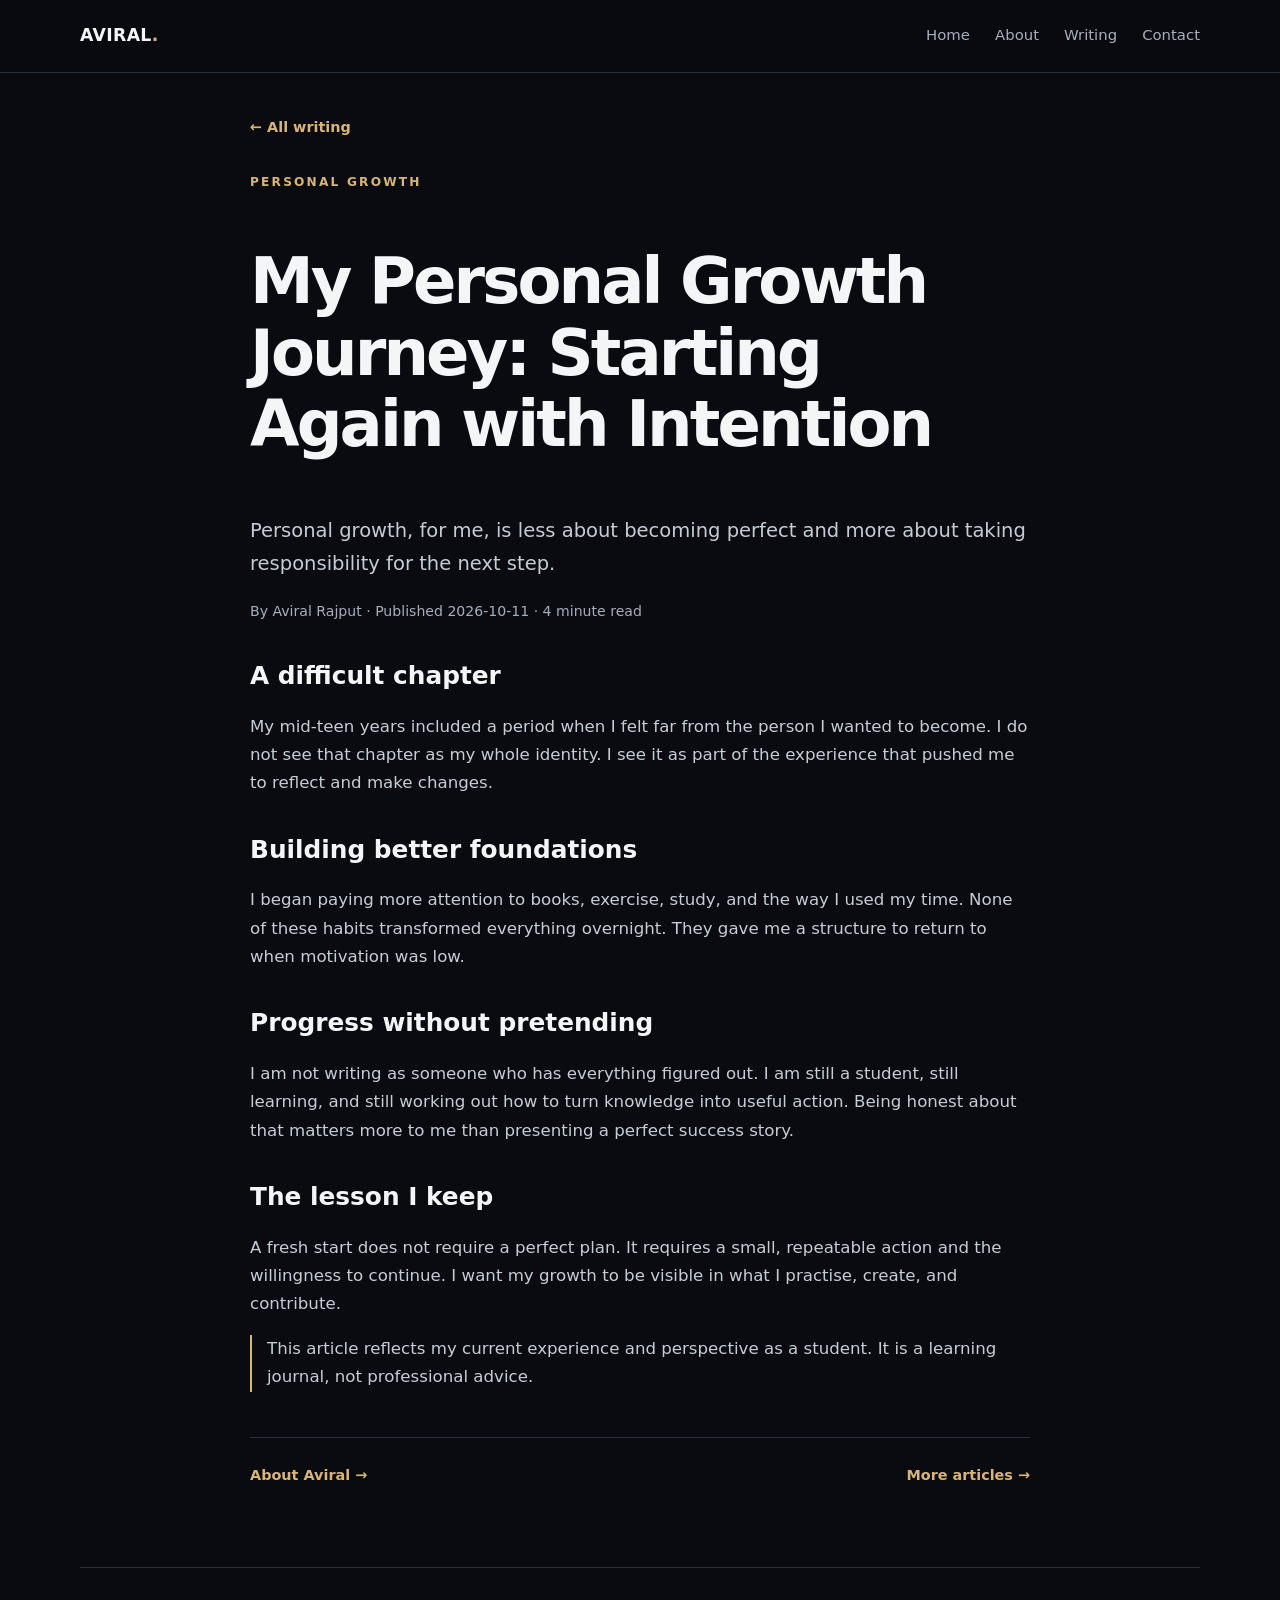
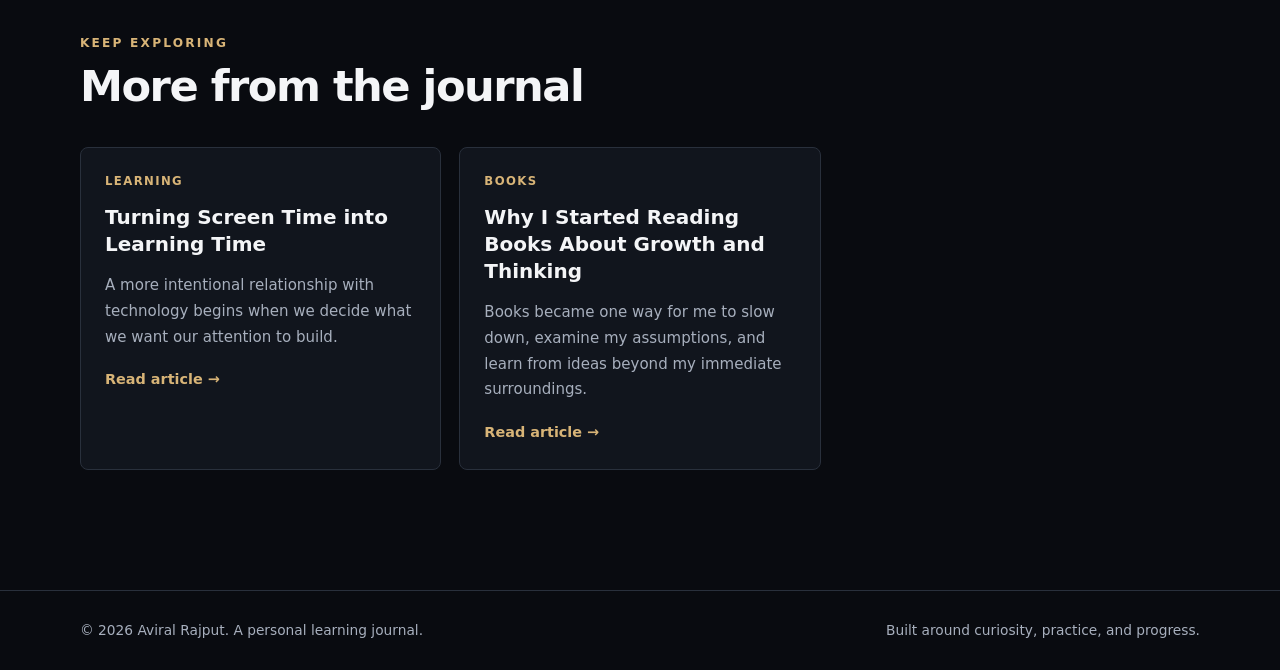
<file: my-personal-growth-journey.html>
<!doctype html>
<html lang="en"><head><meta charset="utf-8"><meta name="viewport" content="width=device-width,initial-scale=1">
<title>My Personal Growth Journey: Starting Again with Intention | Aviral Rajput</title><meta name="description" content="Personal growth, for me, is less about becoming perfect and more about taking responsibility for the next step.">
<meta name="theme-color" content="#090b10"><meta property="og:type" content="website"><meta property="og:title" content="My Personal Growth Journey: Starting Again with Intention | Aviral Rajput"><meta property="og:description" content="Personal growth, for me, is less about becoming perfect and more about taking responsibility for the next step.">
<meta property="og:image" content="assets/aviral-portrait-front.png"><meta name="author" content="Aviral Rajput">
<link rel="stylesheet" href="../style.css"></head><body><header class="nav"><div class="wrap navin"><a class="brand" href="../index.html">AVIRAL<span>.</span></a><nav class="links" aria-label="Main navigation"><a href="../index.html">Home</a><a href="../about.html">About</a><a href="../blog.html">Writing</a><a href="../index.html#contact">Contact</a></nav></div></header><main class="wrap"><article class="article"><a class="read" href="../blog.html">← All writing</a><div class="eyebrow" style="margin-top:32px">Personal Growth</div><h1>My Personal Growth Journey: Starting Again with Intention</h1><p class="intro">Personal growth, for me, is less about becoming perfect and more about taking responsibility for the next step.</p><div class="article-meta">By Aviral Rajput · Published 2026-10-11 · 4 minute read</div><h2>A difficult chapter</h2><p>My mid-teen years included a period when I felt far from the person I wanted to become. I do not see that chapter as my whole identity. I see it as part of the experience that pushed me to reflect and make changes.</p><h2>Building better foundations</h2><p>I began paying more attention to books, exercise, study, and the way I used my time. None of these habits transformed everything overnight. They gave me a structure to return to when motivation was low.</p><h2>Progress without pretending</h2><p>I am not writing as someone who has everything figured out. I am still a student, still learning, and still working out how to turn knowledge into useful action. Being honest about that matters more to me than presenting a perfect success story.</p><h2>The lesson I keep</h2><p>A fresh start does not require a perfect plan. It requires a small, repeatable action and the willingness to continue. I want my growth to be visible in what I practise, create, and contribute.</p>
<p class="notice">This article reflects my current experience and perspective as a student. It is a learning journal, not professional advice.</p><div class="article-nav"><a class="read" href="../about.html">About Aviral →</a><a class="read" href="../blog.html">More articles →</a></div></article>
<section class="section" style="border-top:1px solid var(--line)"><div class="section-head"><div><div class="eyebrow">Keep exploring</div><h2>More from the journal</h2></div></div><div class="grid"><article class="card"><div class="tag">Learning</div><h3><a href="turning-screen-time-into-learning.html">Turning Screen Time into Learning Time</a></h3><p>A more intentional relationship with technology begins when we decide what we want our attention to build.</p><a class="read" href="turning-screen-time-into-learning.html">Read article →</a></article><article class="card"><div class="tag">Books</div><h3><a href="why-i-started-reading-books.html">Why I Started Reading Books About Growth and Thinking</a></h3><p>Books became one way for me to slow down, examine my assumptions, and learn from ideas beyond my immediate surroundings.</p><a class="read" href="why-i-started-reading-books.html">Read article →</a></article></div></section></main><footer class="footer"><div class="wrap footerin"><span>© 2026 Aviral Rajput. A personal learning journal.</span><span>Built around curiosity, practice, and progress.</span></div></footer></body></html>
</file>
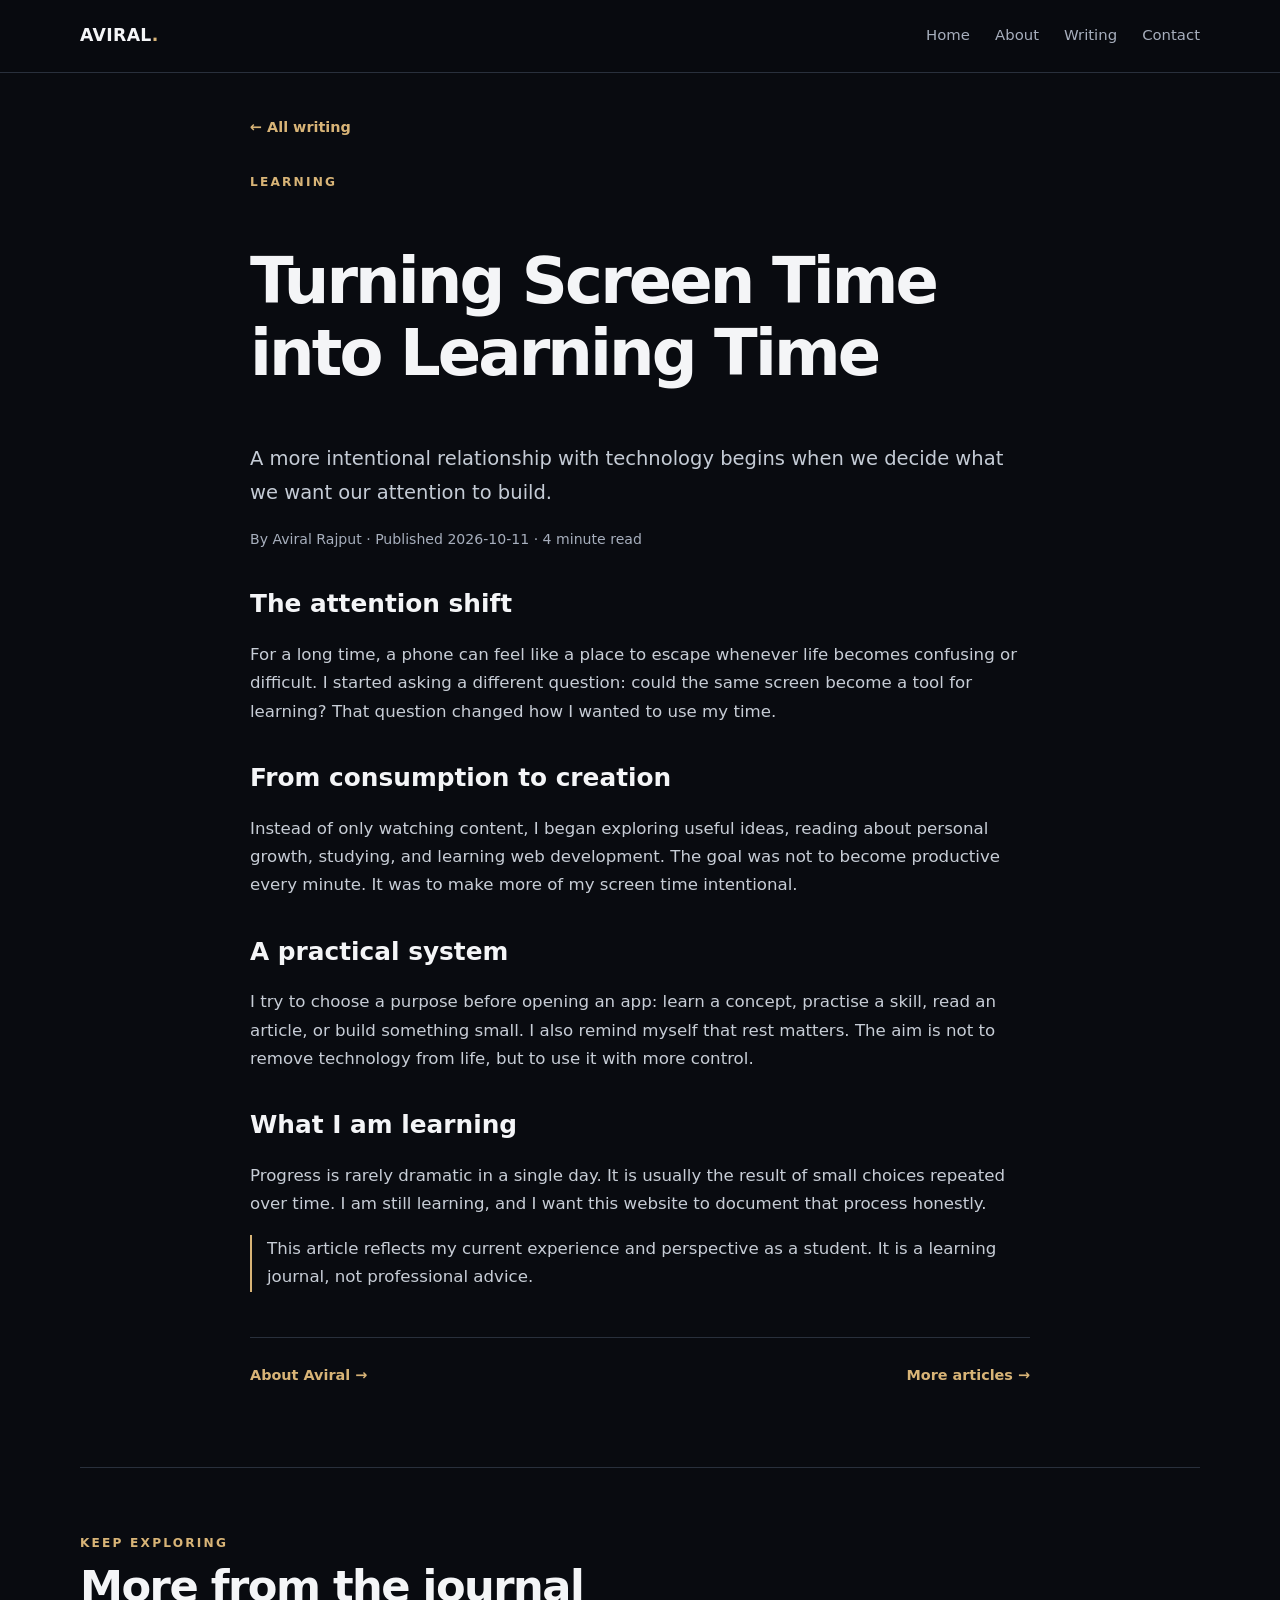
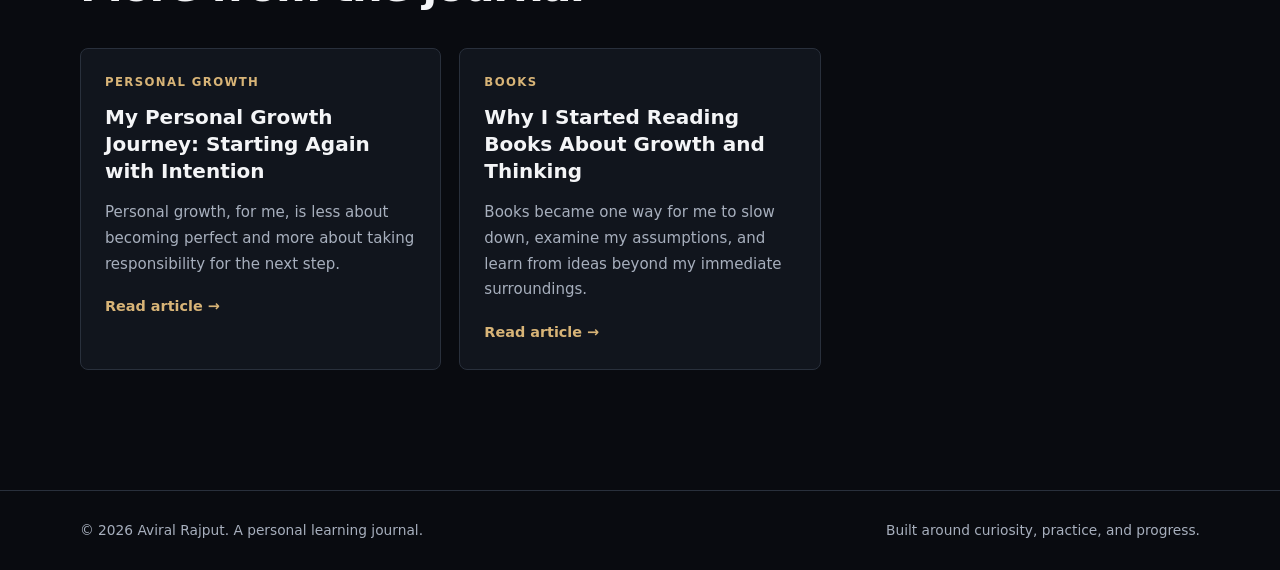
<file: turning-screen-time-into-learning.html>
<!doctype html>
<html lang="en"><head><meta charset="utf-8"><meta name="viewport" content="width=device-width,initial-scale=1">
<title>Turning Screen Time into Learning Time | Aviral Rajput</title><meta name="description" content="A more intentional relationship with technology begins when we decide what we want our attention to build.">
<meta name="theme-color" content="#090b10"><meta property="og:type" content="website"><meta property="og:title" content="Turning Screen Time into Learning Time | Aviral Rajput"><meta property="og:description" content="A more intentional relationship with technology begins when we decide what we want our attention to build.">
<meta property="og:image" content="assets/aviral-portrait-front.png"><meta name="author" content="Aviral Rajput">
<link rel="stylesheet" href="../style.css"></head><body><header class="nav"><div class="wrap navin"><a class="brand" href="../index.html">AVIRAL<span>.</span></a><nav class="links" aria-label="Main navigation"><a href="../index.html">Home</a><a href="../about.html">About</a><a href="../blog.html">Writing</a><a href="../index.html#contact">Contact</a></nav></div></header><main class="wrap"><article class="article"><a class="read" href="../blog.html">← All writing</a><div class="eyebrow" style="margin-top:32px">Learning</div><h1>Turning Screen Time into Learning Time</h1><p class="intro">A more intentional relationship with technology begins when we decide what we want our attention to build.</p><div class="article-meta">By Aviral Rajput · Published 2026-10-11 · 4 minute read</div><h2>The attention shift</h2><p>For a long time, a phone can feel like a place to escape whenever life becomes confusing or difficult. I started asking a different question: could the same screen become a tool for learning? That question changed how I wanted to use my time.</p><h2>From consumption to creation</h2><p>Instead of only watching content, I began exploring useful ideas, reading about personal growth, studying, and learning web development. The goal was not to become productive every minute. It was to make more of my screen time intentional.</p><h2>A practical system</h2><p>I try to choose a purpose before opening an app: learn a concept, practise a skill, read an article, or build something small. I also remind myself that rest matters. The aim is not to remove technology from life, but to use it with more control.</p><h2>What I am learning</h2><p>Progress is rarely dramatic in a single day. It is usually the result of small choices repeated over time. I am still learning, and I want this website to document that process honestly.</p>
<p class="notice">This article reflects my current experience and perspective as a student. It is a learning journal, not professional advice.</p><div class="article-nav"><a class="read" href="../about.html">About Aviral →</a><a class="read" href="../blog.html">More articles →</a></div></article>
<section class="section" style="border-top:1px solid var(--line)"><div class="section-head"><div><div class="eyebrow">Keep exploring</div><h2>More from the journal</h2></div></div><div class="grid"><article class="card"><div class="tag">Personal Growth</div><h3><a href="my-personal-growth-journey.html">My Personal Growth Journey: Starting Again with Intention</a></h3><p>Personal growth, for me, is less about becoming perfect and more about taking responsibility for the next step.</p><a class="read" href="my-personal-growth-journey.html">Read article →</a></article><article class="card"><div class="tag">Books</div><h3><a href="why-i-started-reading-books.html">Why I Started Reading Books About Growth and Thinking</a></h3><p>Books became one way for me to slow down, examine my assumptions, and learn from ideas beyond my immediate surroundings.</p><a class="read" href="why-i-started-reading-books.html">Read article →</a></article></div></section></main><footer class="footer"><div class="wrap footerin"><span>© 2026 Aviral Rajput. A personal learning journal.</span><span>Built around curiosity, practice, and progress.</span></div></footer></body></html>
</file>
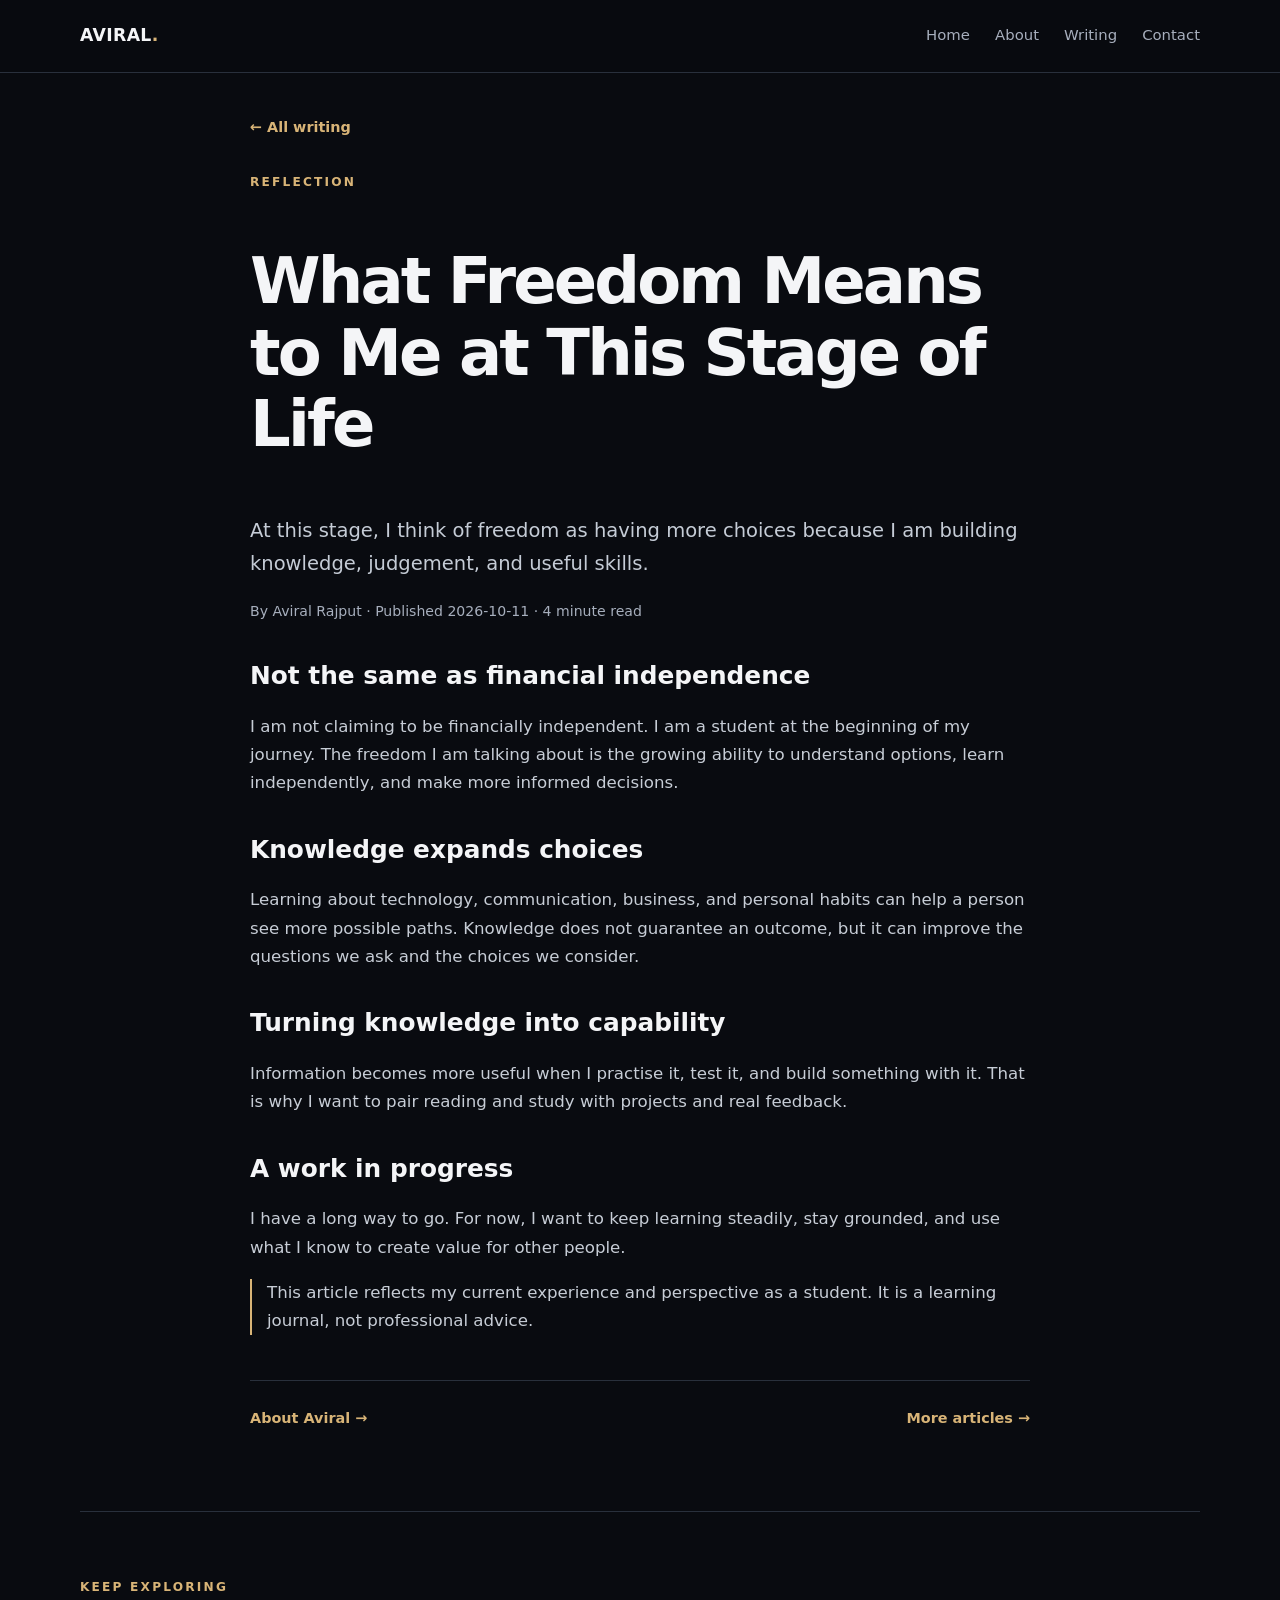
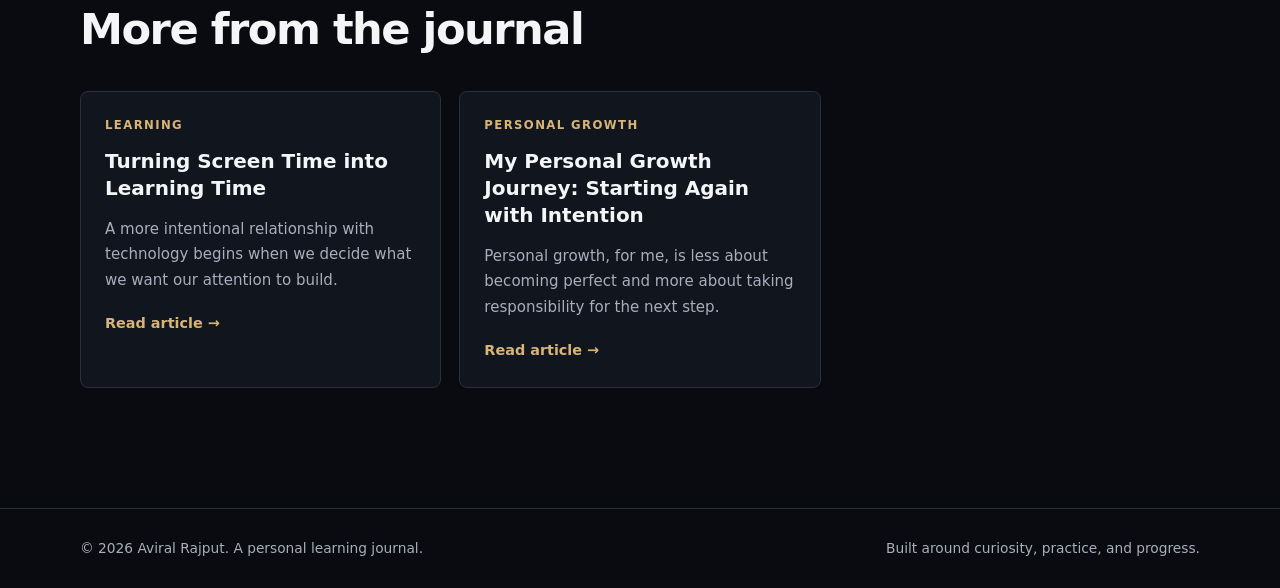
<file: what-freedom-means-to-me.html>
<!doctype html>
<html lang="en"><head><meta charset="utf-8"><meta name="viewport" content="width=device-width,initial-scale=1">
<title>What Freedom Means to Me at This Stage of Life | Aviral Rajput</title><meta name="description" content="At this stage, I think of freedom as having more choices because I am building knowledge, judgement, and useful skills.">
<meta name="theme-color" content="#090b10"><meta property="og:type" content="website"><meta property="og:title" content="What Freedom Means to Me at This Stage of Life | Aviral Rajput"><meta property="og:description" content="At this stage, I think of freedom as having more choices because I am building knowledge, judgement, and useful skills.">
<meta property="og:image" content="assets/aviral-portrait-front.png"><meta name="author" content="Aviral Rajput">
<link rel="stylesheet" href="../style.css"></head><body><header class="nav"><div class="wrap navin"><a class="brand" href="../index.html">AVIRAL<span>.</span></a><nav class="links" aria-label="Main navigation"><a href="../index.html">Home</a><a href="../about.html">About</a><a href="../blog.html">Writing</a><a href="../index.html#contact">Contact</a></nav></div></header><main class="wrap"><article class="article"><a class="read" href="../blog.html">← All writing</a><div class="eyebrow" style="margin-top:32px">Reflection</div><h1>What Freedom Means to Me at This Stage of Life</h1><p class="intro">At this stage, I think of freedom as having more choices because I am building knowledge, judgement, and useful skills.</p><div class="article-meta">By Aviral Rajput · Published 2026-10-11 · 4 minute read</div><h2>Not the same as financial independence</h2><p>I am not claiming to be financially independent. I am a student at the beginning of my journey. The freedom I am talking about is the growing ability to understand options, learn independently, and make more informed decisions.</p><h2>Knowledge expands choices</h2><p>Learning about technology, communication, business, and personal habits can help a person see more possible paths. Knowledge does not guarantee an outcome, but it can improve the questions we ask and the choices we consider.</p><h2>Turning knowledge into capability</h2><p>Information becomes more useful when I practise it, test it, and build something with it. That is why I want to pair reading and study with projects and real feedback.</p><h2>A work in progress</h2><p>I have a long way to go. For now, I want to keep learning steadily, stay grounded, and use what I know to create value for other people.</p>
<p class="notice">This article reflects my current experience and perspective as a student. It is a learning journal, not professional advice.</p><div class="article-nav"><a class="read" href="../about.html">About Aviral →</a><a class="read" href="../blog.html">More articles →</a></div></article>
<section class="section" style="border-top:1px solid var(--line)"><div class="section-head"><div><div class="eyebrow">Keep exploring</div><h2>More from the journal</h2></div></div><div class="grid"><article class="card"><div class="tag">Learning</div><h3><a href="turning-screen-time-into-learning.html">Turning Screen Time into Learning Time</a></h3><p>A more intentional relationship with technology begins when we decide what we want our attention to build.</p><a class="read" href="turning-screen-time-into-learning.html">Read article →</a></article><article class="card"><div class="tag">Personal Growth</div><h3><a href="my-personal-growth-journey.html">My Personal Growth Journey: Starting Again with Intention</a></h3><p>Personal growth, for me, is less about becoming perfect and more about taking responsibility for the next step.</p><a class="read" href="my-personal-growth-journey.html">Read article →</a></article></div></section></main><footer class="footer"><div class="wrap footerin"><span>© 2026 Aviral Rajput. A personal learning journal.</span><span>Built around curiosity, practice, and progress.</span></div></footer></body></html>
</file>
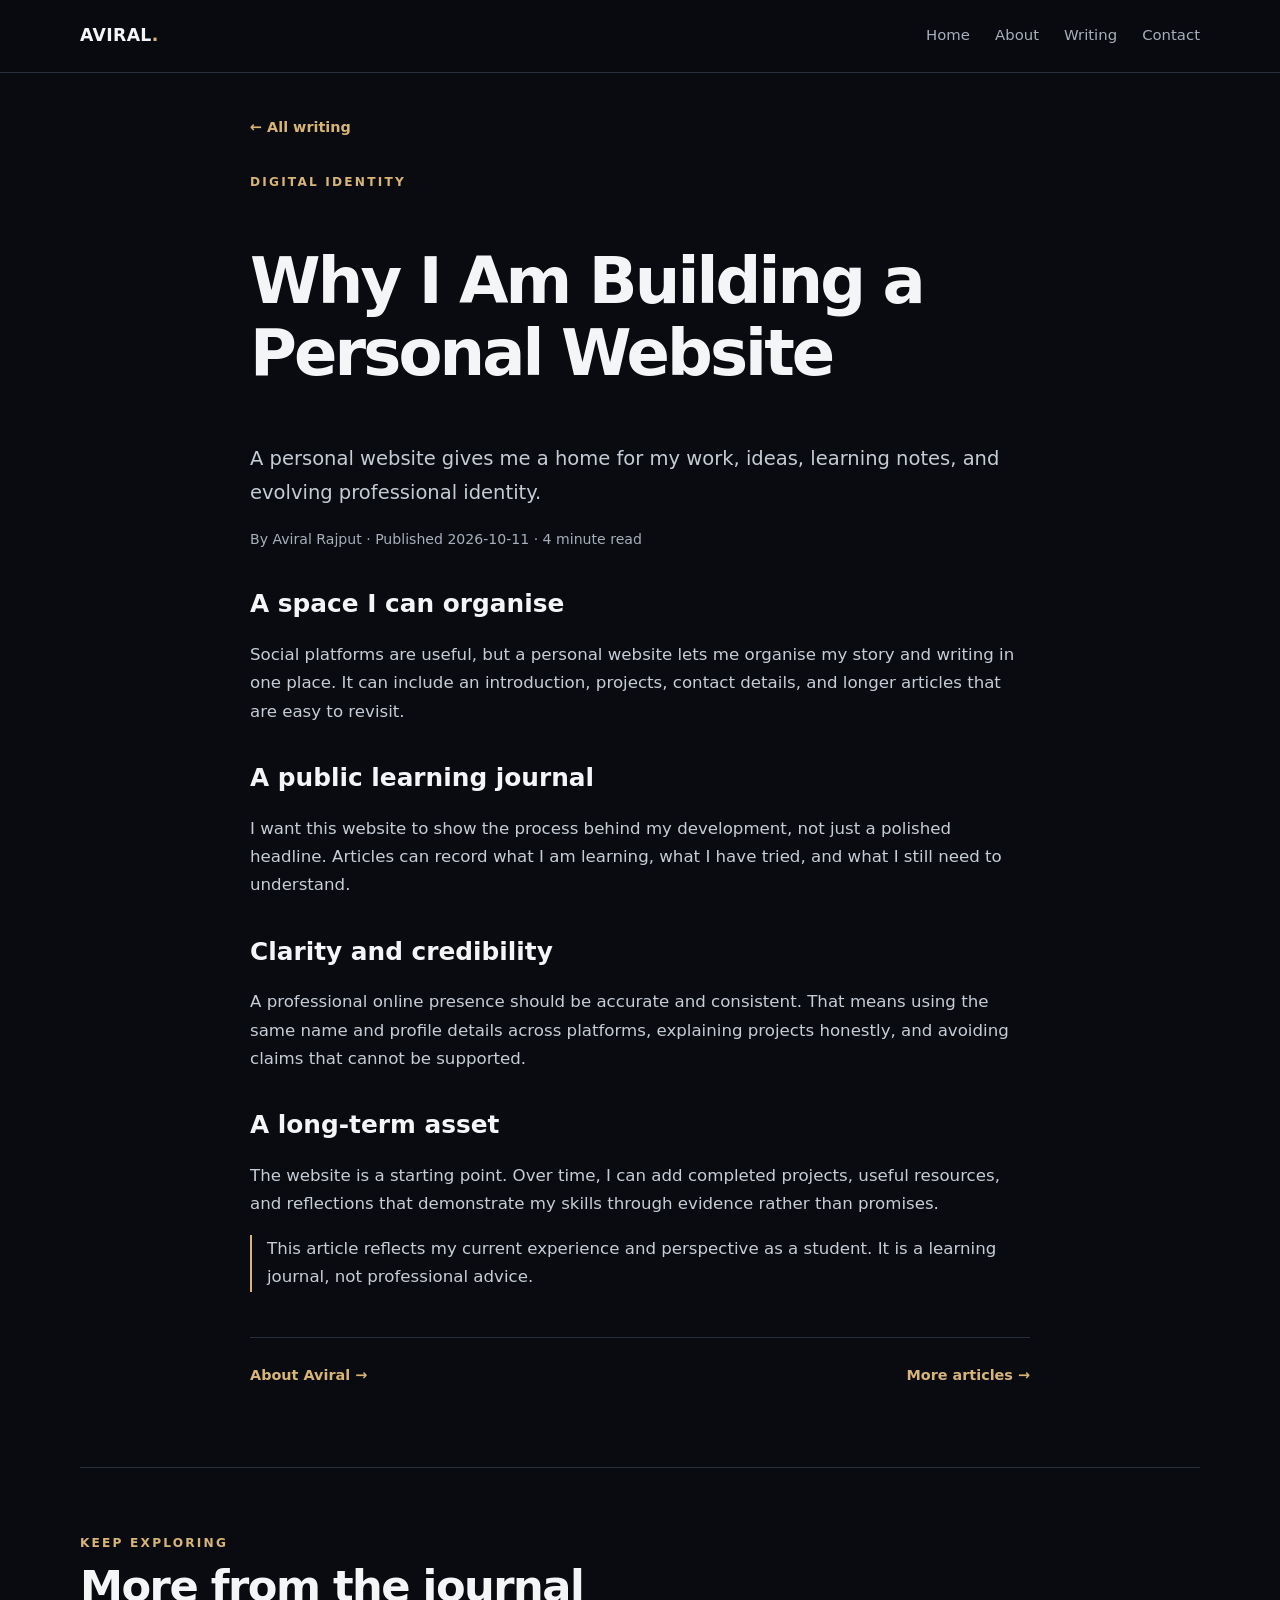
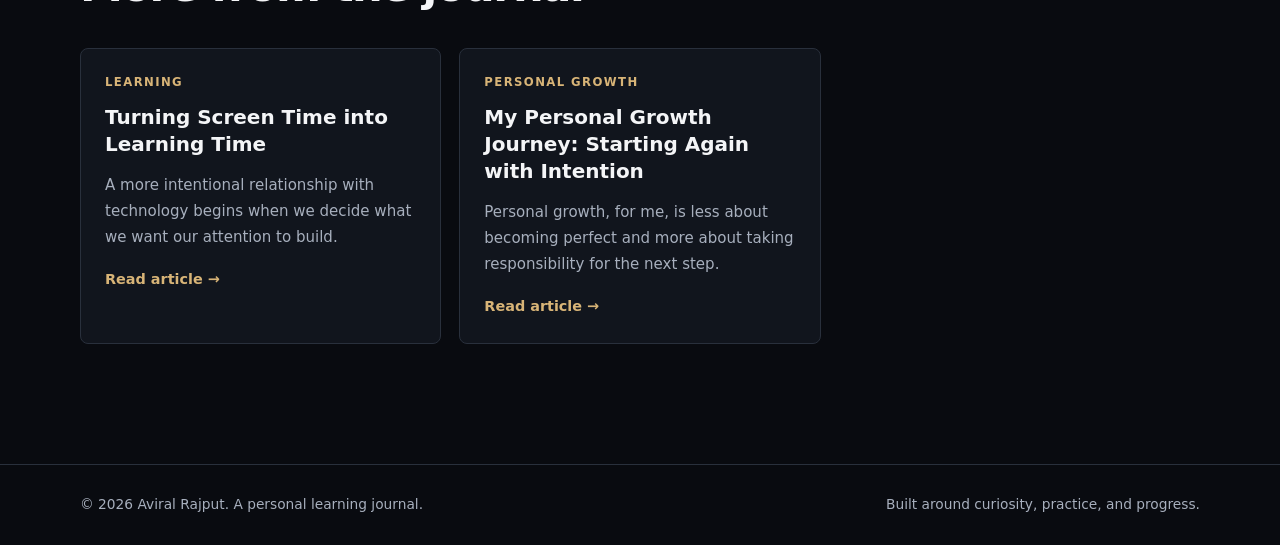
<file: why-i-am-building-a-personal-website.html>
<!doctype html>
<html lang="en"><head><meta charset="utf-8"><meta name="viewport" content="width=device-width,initial-scale=1">
<title>Why I Am Building a Personal Website | Aviral Rajput</title><meta name="description" content="A personal website gives me a home for my work, ideas, learning notes, and evolving professional identity.">
<meta name="theme-color" content="#090b10"><meta property="og:type" content="website"><meta property="og:title" content="Why I Am Building a Personal Website | Aviral Rajput"><meta property="og:description" content="A personal website gives me a home for my work, ideas, learning notes, and evolving professional identity.">
<meta property="og:image" content="assets/aviral-portrait-front.png"><meta name="author" content="Aviral Rajput">
<link rel="stylesheet" href="../style.css"></head><body><header class="nav"><div class="wrap navin"><a class="brand" href="../index.html">AVIRAL<span>.</span></a><nav class="links" aria-label="Main navigation"><a href="../index.html">Home</a><a href="../about.html">About</a><a href="../blog.html">Writing</a><a href="../index.html#contact">Contact</a></nav></div></header><main class="wrap"><article class="article"><a class="read" href="../blog.html">← All writing</a><div class="eyebrow" style="margin-top:32px">Digital Identity</div><h1>Why I Am Building a Personal Website</h1><p class="intro">A personal website gives me a home for my work, ideas, learning notes, and evolving professional identity.</p><div class="article-meta">By Aviral Rajput · Published 2026-10-11 · 4 minute read</div><h2>A space I can organise</h2><p>Social platforms are useful, but a personal website lets me organise my story and writing in one place. It can include an introduction, projects, contact details, and longer articles that are easy to revisit.</p><h2>A public learning journal</h2><p>I want this website to show the process behind my development, not just a polished headline. Articles can record what I am learning, what I have tried, and what I still need to understand.</p><h2>Clarity and credibility</h2><p>A professional online presence should be accurate and consistent. That means using the same name and profile details across platforms, explaining projects honestly, and avoiding claims that cannot be supported.</p><h2>A long-term asset</h2><p>The website is a starting point. Over time, I can add completed projects, useful resources, and reflections that demonstrate my skills through evidence rather than promises.</p>
<p class="notice">This article reflects my current experience and perspective as a student. It is a learning journal, not professional advice.</p><div class="article-nav"><a class="read" href="../about.html">About Aviral →</a><a class="read" href="../blog.html">More articles →</a></div></article>
<section class="section" style="border-top:1px solid var(--line)"><div class="section-head"><div><div class="eyebrow">Keep exploring</div><h2>More from the journal</h2></div></div><div class="grid"><article class="card"><div class="tag">Learning</div><h3><a href="turning-screen-time-into-learning.html">Turning Screen Time into Learning Time</a></h3><p>A more intentional relationship with technology begins when we decide what we want our attention to build.</p><a class="read" href="turning-screen-time-into-learning.html">Read article →</a></article><article class="card"><div class="tag">Personal Growth</div><h3><a href="my-personal-growth-journey.html">My Personal Growth Journey: Starting Again with Intention</a></h3><p>Personal growth, for me, is less about becoming perfect and more about taking responsibility for the next step.</p><a class="read" href="my-personal-growth-journey.html">Read article →</a></article></div></section></main><footer class="footer"><div class="wrap footerin"><span>© 2026 Aviral Rajput. A personal learning journal.</span><span>Built around curiosity, practice, and progress.</span></div></footer></body></html>
</file>
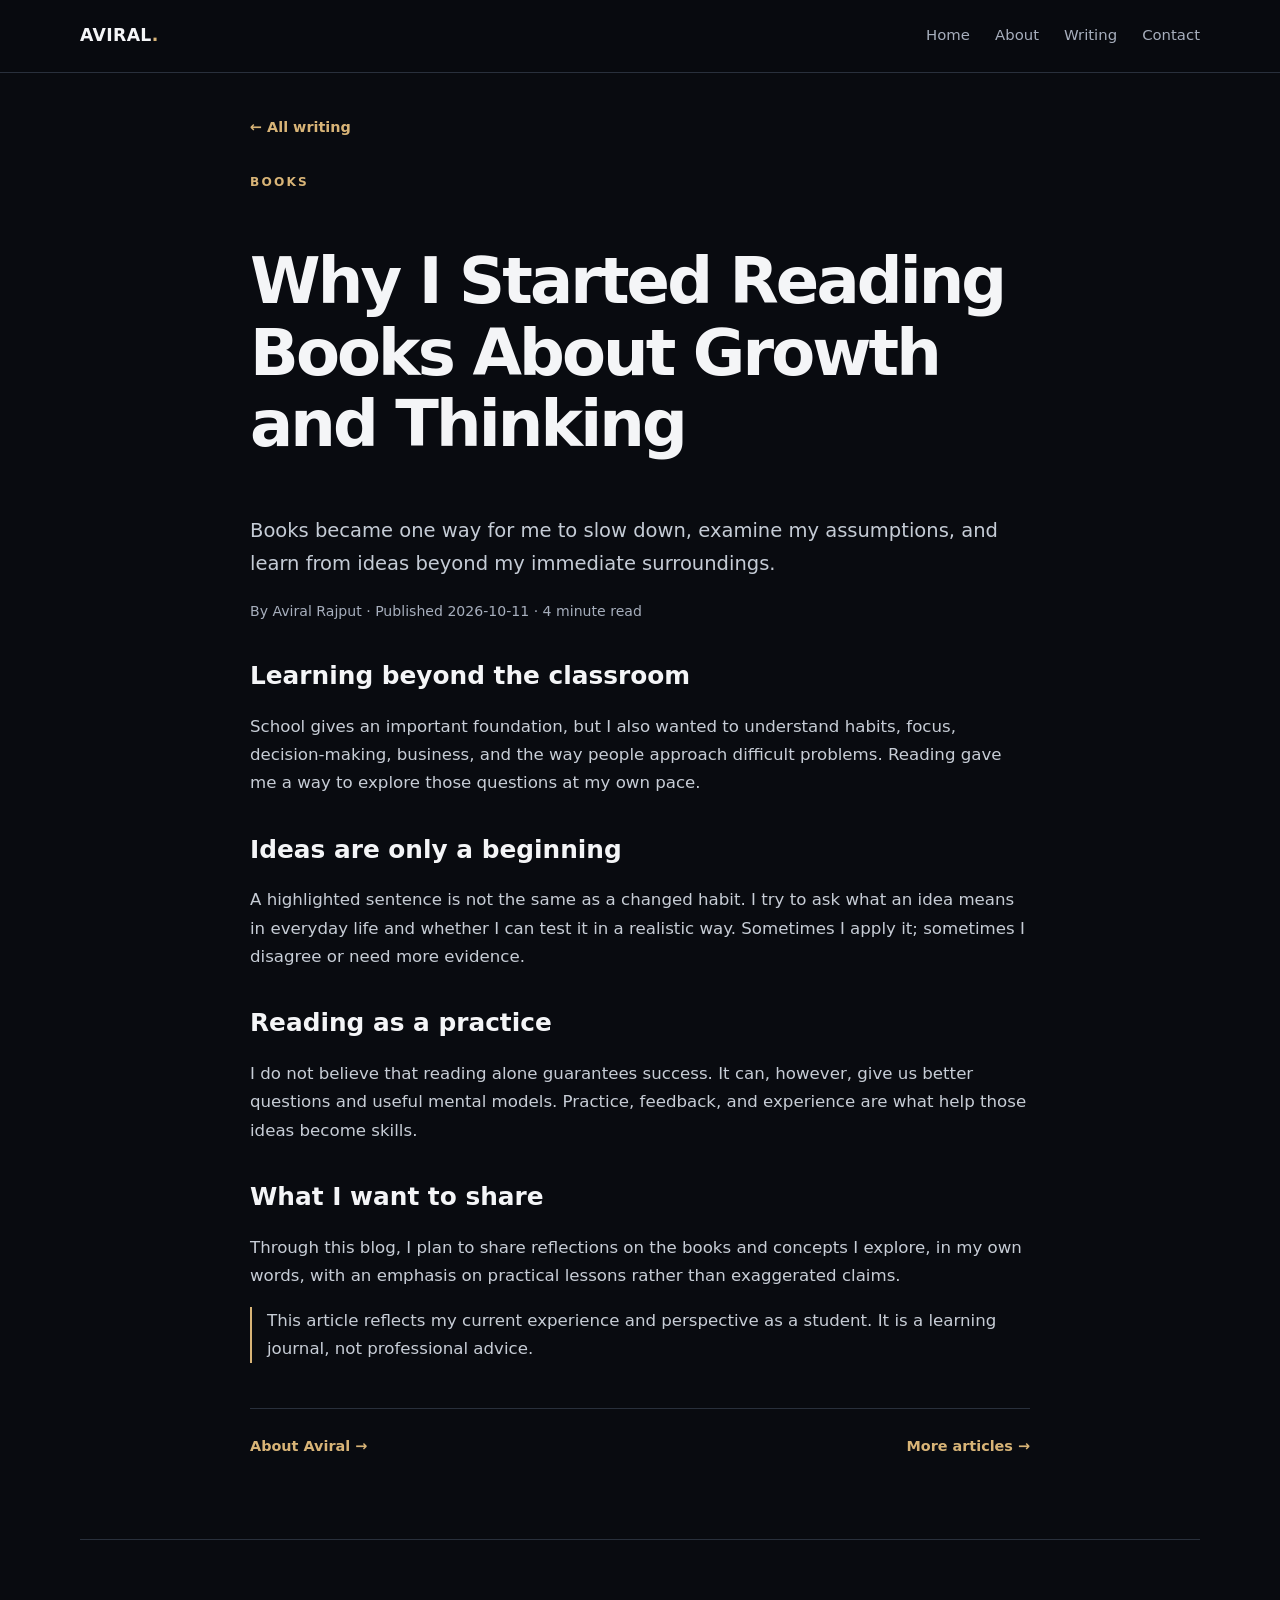
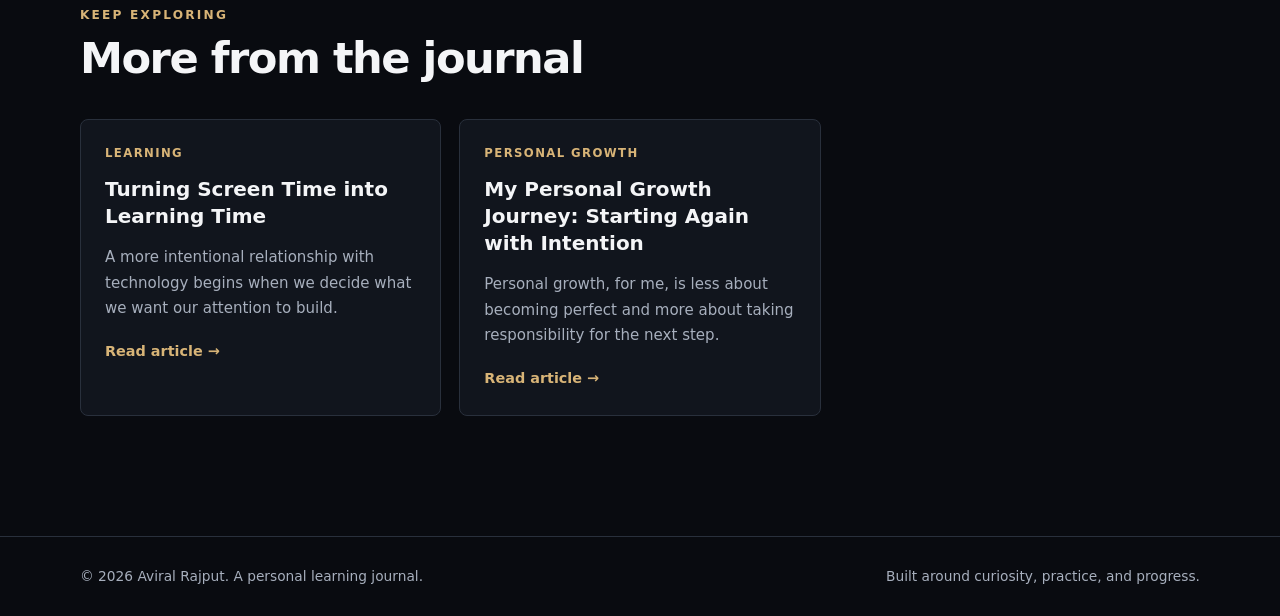
<file: why-i-started-reading-books.html>
<!doctype html>
<html lang="en"><head><meta charset="utf-8"><meta name="viewport" content="width=device-width,initial-scale=1">
<title>Why I Started Reading Books About Growth and Thinking | Aviral Rajput</title><meta name="description" content="Books became one way for me to slow down, examine my assumptions, and learn from ideas beyond my immediate surroundings.">
<meta name="theme-color" content="#090b10"><meta property="og:type" content="website"><meta property="og:title" content="Why I Started Reading Books About Growth and Thinking | Aviral Rajput"><meta property="og:description" content="Books became one way for me to slow down, examine my assumptions, and learn from ideas beyond my immediate surroundings.">
<meta property="og:image" content="assets/aviral-portrait-front.png"><meta name="author" content="Aviral Rajput">
<link rel="stylesheet" href="../style.css"></head><body><header class="nav"><div class="wrap navin"><a class="brand" href="../index.html">AVIRAL<span>.</span></a><nav class="links" aria-label="Main navigation"><a href="../index.html">Home</a><a href="../about.html">About</a><a href="../blog.html">Writing</a><a href="../index.html#contact">Contact</a></nav></div></header><main class="wrap"><article class="article"><a class="read" href="../blog.html">← All writing</a><div class="eyebrow" style="margin-top:32px">Books</div><h1>Why I Started Reading Books About Growth and Thinking</h1><p class="intro">Books became one way for me to slow down, examine my assumptions, and learn from ideas beyond my immediate surroundings.</p><div class="article-meta">By Aviral Rajput · Published 2026-10-11 · 4 minute read</div><h2>Learning beyond the classroom</h2><p>School gives an important foundation, but I also wanted to understand habits, focus, decision-making, business, and the way people approach difficult problems. Reading gave me a way to explore those questions at my own pace.</p><h2>Ideas are only a beginning</h2><p>A highlighted sentence is not the same as a changed habit. I try to ask what an idea means in everyday life and whether I can test it in a realistic way. Sometimes I apply it; sometimes I disagree or need more evidence.</p><h2>Reading as a practice</h2><p>I do not believe that reading alone guarantees success. It can, however, give us better questions and useful mental models. Practice, feedback, and experience are what help those ideas become skills.</p><h2>What I want to share</h2><p>Through this blog, I plan to share reflections on the books and concepts I explore, in my own words, with an emphasis on practical lessons rather than exaggerated claims.</p>
<p class="notice">This article reflects my current experience and perspective as a student. It is a learning journal, not professional advice.</p><div class="article-nav"><a class="read" href="../about.html">About Aviral →</a><a class="read" href="../blog.html">More articles →</a></div></article>
<section class="section" style="border-top:1px solid var(--line)"><div class="section-head"><div><div class="eyebrow">Keep exploring</div><h2>More from the journal</h2></div></div><div class="grid"><article class="card"><div class="tag">Learning</div><h3><a href="turning-screen-time-into-learning.html">Turning Screen Time into Learning Time</a></h3><p>A more intentional relationship with technology begins when we decide what we want our attention to build.</p><a class="read" href="turning-screen-time-into-learning.html">Read article →</a></article><article class="card"><div class="tag">Personal Growth</div><h3><a href="my-personal-growth-journey.html">My Personal Growth Journey: Starting Again with Intention</a></h3><p>Personal growth, for me, is less about becoming perfect and more about taking responsibility for the next step.</p><a class="read" href="my-personal-growth-journey.html">Read article →</a></article></div></section></main><footer class="footer"><div class="wrap footerin"><span>© 2026 Aviral Rajput. A personal learning journal.</span><span>Built around curiosity, practice, and progress.</span></div></footer></body></html>
</file>
<file: style.css>
:root{--bg:#090b10;--panel:#11151d;--panel2:#171c26;--text:#f4f5f7;--muted:#a7afbd;--line:#29303c;--accent:#d8b477;--max:1120px}
*{box-sizing:border-box}html{scroll-behavior:smooth}body{margin:0;background:var(--bg);color:var(--text);font-family:Inter,ui-sans-serif,system-ui,-apple-system,BlinkMacSystemFont,"Segoe UI",sans-serif;line-height:1.7}a{color:inherit;text-decoration:none}a:hover{color:var(--accent)}img{max-width:100%;display:block}.wrap{width:min(var(--max),calc(100% - 40px));margin:auto}.nav{position:sticky;top:0;z-index:5;background:rgba(9,11,16,.9);backdrop-filter:blur(14px);border-bottom:1px solid var(--line)}.navin{display:flex;align-items:center;justify-content:space-between;gap:20px;min-height:72px}.brand{font-weight:800;letter-spacing:.02em;font-size:1.08rem}.brand span{color:var(--accent)}.links{display:flex;gap:25px;align-items:center;font-size:.93rem;color:var(--muted)}.hero{padding:82px 0 68px;display:grid;grid-template-columns:1.15fr .85fr;align-items:center;gap:60px}.eyebrow{color:var(--accent);text-transform:uppercase;letter-spacing:.18em;font-size:.76rem;font-weight:700}.hero h1{font-size:clamp(2.8rem,6vw,5.4rem);line-height:1.02;letter-spacing:-.055em;margin:17px 0 24px}.hero h1 em{font-style:normal;color:var(--accent)}.lead{font-size:1.15rem;color:#c3cad5;max-width:650px}.actions{display:flex;gap:12px;flex-wrap:wrap;margin-top:30px}.btn{display:inline-flex;align-items:center;justify-content:center;padding:12px 19px;border:1px solid var(--line);border-radius:6px;font-weight:700;font-size:.92rem}.btn.primary{background:var(--accent);color:#141414;border-color:var(--accent)}.portrait{position:relative}.portrait img{width:100%;height:510px;object-fit:cover;object-position:center 28%;border-radius:8px;filter:saturate(.82)}.portrait:after{content:"";position:absolute;inset:12px -12px -12px 12px;border:1px solid #6d5a3d;border-radius:8px;z-index:-1}.section{padding:65px 0}.section-head{display:flex;align-items:end;justify-content:space-between;gap:20px;margin-bottom:28px}.section h2{font-size:clamp(1.8rem,4vw,2.7rem);letter-spacing:-.035em;line-height:1.15;margin:8px 0}.muted{color:var(--muted)}.grid{display:grid;grid-template-columns:repeat(3,1fr);gap:18px}.card{background:var(--panel);border:1px solid var(--line);border-radius:8px;padding:24px;transition:transform .2s,border-color .2s}.card:hover{transform:translateY(-3px);border-color:#6d5a3d}.tag{font-size:.73rem;text-transform:uppercase;letter-spacing:.12em;color:var(--accent);font-weight:700}.card h3{font-size:1.25rem;line-height:1.35;margin:12px 0}.card p{color:var(--muted);font-size:.94rem}.read{font-size:.9rem;font-weight:700;color:var(--accent)}.split{display:grid;grid-template-columns:1fr 1fr;gap:55px;align-items:start}.quote{font-size:1.5rem;line-height:1.45;border-left:2px solid var(--accent);padding-left:24px;color:#e6e8ec}.pillrow{display:flex;flex-wrap:wrap;gap:9px;margin-top:22px}.pill{border:1px solid var(--line);border-radius:100px;padding:6px 12px;color:#c8ced8;font-size:.83rem}.cta{background:linear-gradient(135deg,#171c25,#0e1117);border:1px solid var(--line);border-radius:10px;padding:35px;display:flex;align-items:center;justify-content:space-between;gap:25px}.footer{border-top:1px solid var(--line);padding:28px 0;color:var(--muted);font-size:.86rem;margin-top:55px}.footerin{display:flex;justify-content:space-between;gap:20px;flex-wrap:wrap}.pagehead{padding:65px 0 36px;max-width:820px}.pagehead h1{font-size:clamp(2.4rem,5vw,4rem);line-height:1.1;letter-spacing:-.045em;margin:12px 0}.article{max-width:780px;margin:0 auto;padding:40px 0 80px}.article h1{font-size:clamp(2.4rem,5vw,4.1rem);line-height:1.12;letter-spacing:-.045em}.article .intro{font-size:1.22rem;color:#c5ccd6}.article h2{margin-top:36px;font-size:1.55rem;line-height:1.3}.article p{color:#c7cdd6;font-size:1.04rem}.article-meta{color:var(--muted);font-size:.88rem;margin:18px 0 30px}.article-nav{display:flex;justify-content:space-between;gap:15px;border-top:1px solid var(--line);padding-top:25px;margin-top:45px}.about-photo{width:100%;max-height:500px;object-fit:cover;object-position:center 25%;border-radius:8px}.notice{font-size:.9rem;color:var(--muted);border-left:2px solid var(--accent);padding-left:15px}.search{width:100%;padding:14px 15px;border-radius:6px;border:1px solid var(--line);background:var(--panel);color:var(--text);font:inherit;margin:10px 0 25px}
@media(max-width:800px){.hero{grid-template-columns:1fr;gap:35px;padding-top:55px}.portrait{max-width:520px}.portrait img{height:420px}.grid{grid-template-columns:repeat(2,1fr)}.split{grid-template-columns:1fr;gap:25px}.cta{align-items:flex-start;flex-direction:column}.links{gap:14px;font-size:.85rem}}
@media(max-width:540px){.wrap{width:min(var(--max),calc(100% - 28px))}.navin{min-height:64px}.links{gap:10px}.links a:nth-child(3){display:none}.brand{font-size:.98rem}.hero h1{font-size:3rem}.grid{grid-template-columns:1fr}.section{padding:48px 0}.portrait img{height:380px}.card{padding:21px}.article{padding-top:22px}.footerin{flex-direction:column}}
</file>
